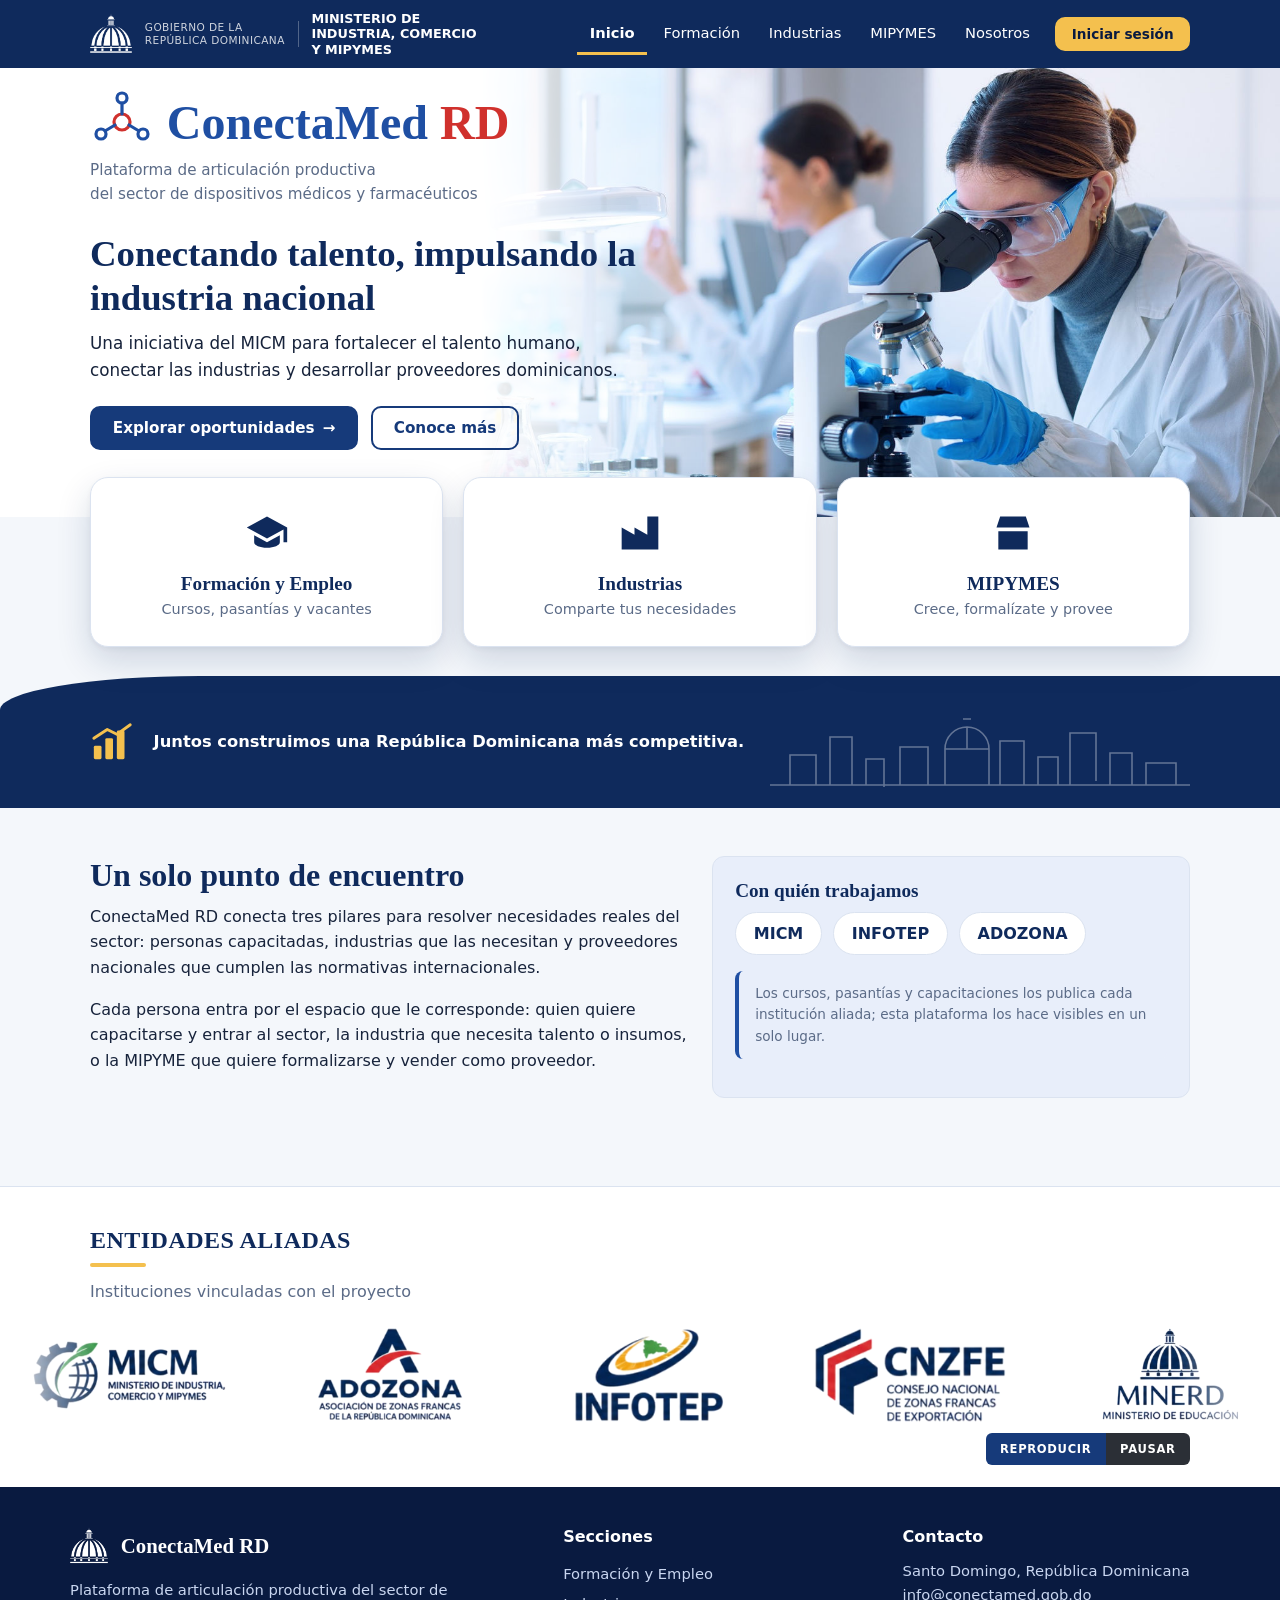
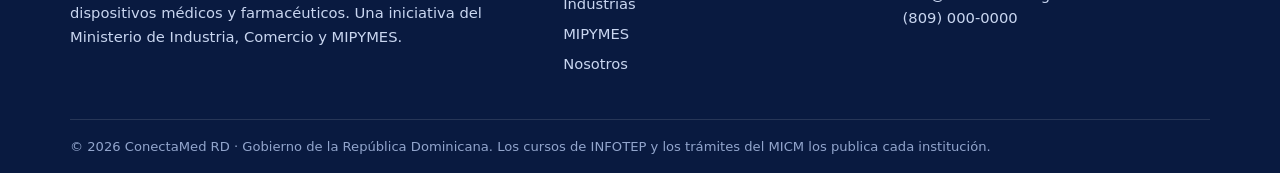
<file: index.html>
<!DOCTYPE html>
<html lang="es">
<head>
  <meta charset="utf-8">
  <meta name="viewport" content="width=device-width, initial-scale=1">
  <title>Inicio | ConectaMed RD</title>
  <meta name="description" content="Plataforma de articulación productiva del sector de dispositivos médicos y farmacéuticos de la República Dominicana.">
  <link rel="icon" href="assets/img/favicon.svg" type="image/svg+xml">
  <link rel="stylesheet" href="assets/css/styles.css">
</head>
<body data-page="inicio">
  <a class="skip" href="#contenido">Saltar al contenido</a>
  <div data-include="components/navbar.html"></div>

  <main id="contenido">

    <section class="hero">
      <div class="container hero-inner">
        <div class="hero-logo"><img src="assets/img/logo-conectamed.svg" alt=""><span>ConectaMed <b>RD</b></span></div>
        <p class="hero-sub">Plataforma de articulación productiva<br>del sector de dispositivos médicos y farmacéuticos</p>
        <h1>Conectando talento, impulsando la industria nacional</h1>
        <p class="lead">Una iniciativa del MICM para fortalecer el talento humano, conectar las industrias y desarrollar proveedores dominicanos.</p>
        <div class="hero-actions">
          <a class="btn btn--arrow" href="formacion.html">Explorar oportunidades</a>
          <a class="btn btn--outline" href="nosotros.html">Conoce más</a>
        </div>
      </div>
    </section>

    <section class="container pillars">
      <div class="grid grid-3">
        <a class="card pillar" href="formacion.html"><div class="icon"><svg viewBox="0 0 24 24" fill="currentColor" aria-hidden="true"><path d="M12 3L1 9l11 6 9-4.9V17h2V9zM5 13.2V17c0 1.7 3.1 3 7 3s7-1.3 7-3v-3.8l-7 3.8z"/></svg></div><h3>Formación y Empleo</h3><p>Cursos, pasantías y vacantes</p></a>
        <a class="card pillar" href="industrias.html"><div class="icon"><svg viewBox="0 0 24 24" fill="currentColor" aria-hidden="true"><path d="M2 21V9l7 4V9l7 4V3h6v18z"/></svg></div><h3>Industrias</h3><p>Comparte tus necesidades</p></a>
        <a class="card pillar" href="mipymes.html"><div class="icon"><svg viewBox="0 0 24 24" fill="currentColor" aria-hidden="true"><path d="M3 9l2-6h14l2 6zM4 11h16v10H4zM10 15h4v6h-4z"/></svg></div><h3>MIPYMES</h3><p>Crece, formalízate y provee</p></a>
      </div>
    </section>

    <section class="band-full">
      <div class="container band-inner">
        <svg class="band-icon" viewBox="0 0 48 40" aria-hidden="true"><g fill="currentColor"><rect x="4" y="24" width="8" height="14" rx="1.5"/><rect x="16" y="16" width="8" height="22" rx="1.5"/><rect x="28" y="8" width="8" height="30" rx="1.5"/></g><path d="M4 16l14-9 10 5 14-10" fill="none" stroke="currentColor" stroke-width="3" stroke-linecap="round" stroke-linejoin="round"/></svg>
        <p>Juntos construimos una República Dominicana más competitiva.</p>
        <svg class="skyline" viewBox="0 0 420 90" fill="none" stroke="currentColor" stroke-width="1.6" aria-hidden="true"><path d="M0 88h420M20 88V58h26v30M60 88V40h22v48M96 88V62h18v28M130 88V50h28v38M175 88V52M175 52a22 22 0 0144 0v36M175 52h44M197 30v22M193 22h8M230 88V44h24v44M268 88V60h20v28M300 88V36h26v48M340 88V56h22v32M376 88V66h30v22"/></svg>
      </div>
    </section>

    <section class="section">
      <div class="container split">
        <div>
          <h2>Un solo punto de encuentro</h2>
          <p>ConectaMed RD conecta tres pilares para resolver necesidades reales del sector: personas capacitadas, industrias que las necesitan y proveedores nacionales que cumplen las normativas internacionales.</p>
          <p>Cada persona entra por el espacio que le corresponde: quien quiere capacitarse y entrar al sector, la industria que necesita talento o insumos, o la MIPYME que quiere formalizarse y vender como proveedor.</p>
        </div>
        <div class="card card--soft">
          <h3>Con quién trabajamos</h3>
          <div class="allies"><span class="ally">MICM</span><span class="ally">INFOTEP</span><span class="ally">ADOZONA</span></div>
          <p class="note" style="margin-top:1rem">Los cursos, pasantías y capacitaciones los publica cada institución aliada; esta plataforma los hace visibles en un solo lugar.</p>
        </div>
      </div>
    </section>
  </main>

  <!-- ENTIDADES ALIADAS · carrusel. Para agregar o quitar un logo, edita los <li>; el JS duplica la lista para el movimiento continuo -->
  <section class="allies-strip" aria-labelledby="aliados-titulo">
    <div class="container">
      <h2 class="allies-title" id="aliados-titulo">Entidades aliadas</h2>
      <p class="allies-sub">Instituciones vinculadas con el proyecto</p>
    </div>
    <div class="carousel" data-carousel role="group" aria-roledescription="carrusel" aria-label="Logos de entidades aliadas">
      <ul class="carousel-track">
        <li><img src="assets/img/aliados/micm.png" alt="MICM, Ministerio de Industria, Comercio y MIPYMES" loading="lazy"></li>
        <li><img src="assets/img/aliados/adozona.png" alt="ADOZONA, Asociación Dominicana de Zonas Francas" loading="lazy"></li>
        <li><img src="assets/img/aliados/infotep.png" alt="INFOTEP" loading="lazy"></li>
        <li><img src="assets/img/aliados/cnzfe.png" alt="CNZFE, Consejo Nacional de Zonas Francas de Exportación" loading="lazy"></li>
        <li><img src="assets/img/aliados/minerd.png" alt="MINERD, Ministerio de Educación" loading="lazy"></li>
        <li><img src="assets/img/aliados/mescyt.png" alt="MESCYT, Ministerio de Educación Superior, Ciencia y Tecnología" loading="lazy"></li>
        <li><img src="assets/img/aliados/cluster-dispositivos-medicos.png" alt="Clúster de Dispositivos Médicos de la República Dominicana" loading="lazy"></li>
      </ul>
    </div>
    <div class="container carousel-controls">
      <button type="button" class="ctl" data-carousel-play aria-pressed="false">Reproducir</button>
      <button type="button" class="ctl" data-carousel-pause aria-pressed="false">Pausar</button>
    </div>
  </section>

  <div data-include="components/footer.html"></div>
  <script src="assets/js/main.js" defer></script>
</body>
</html>
</file>
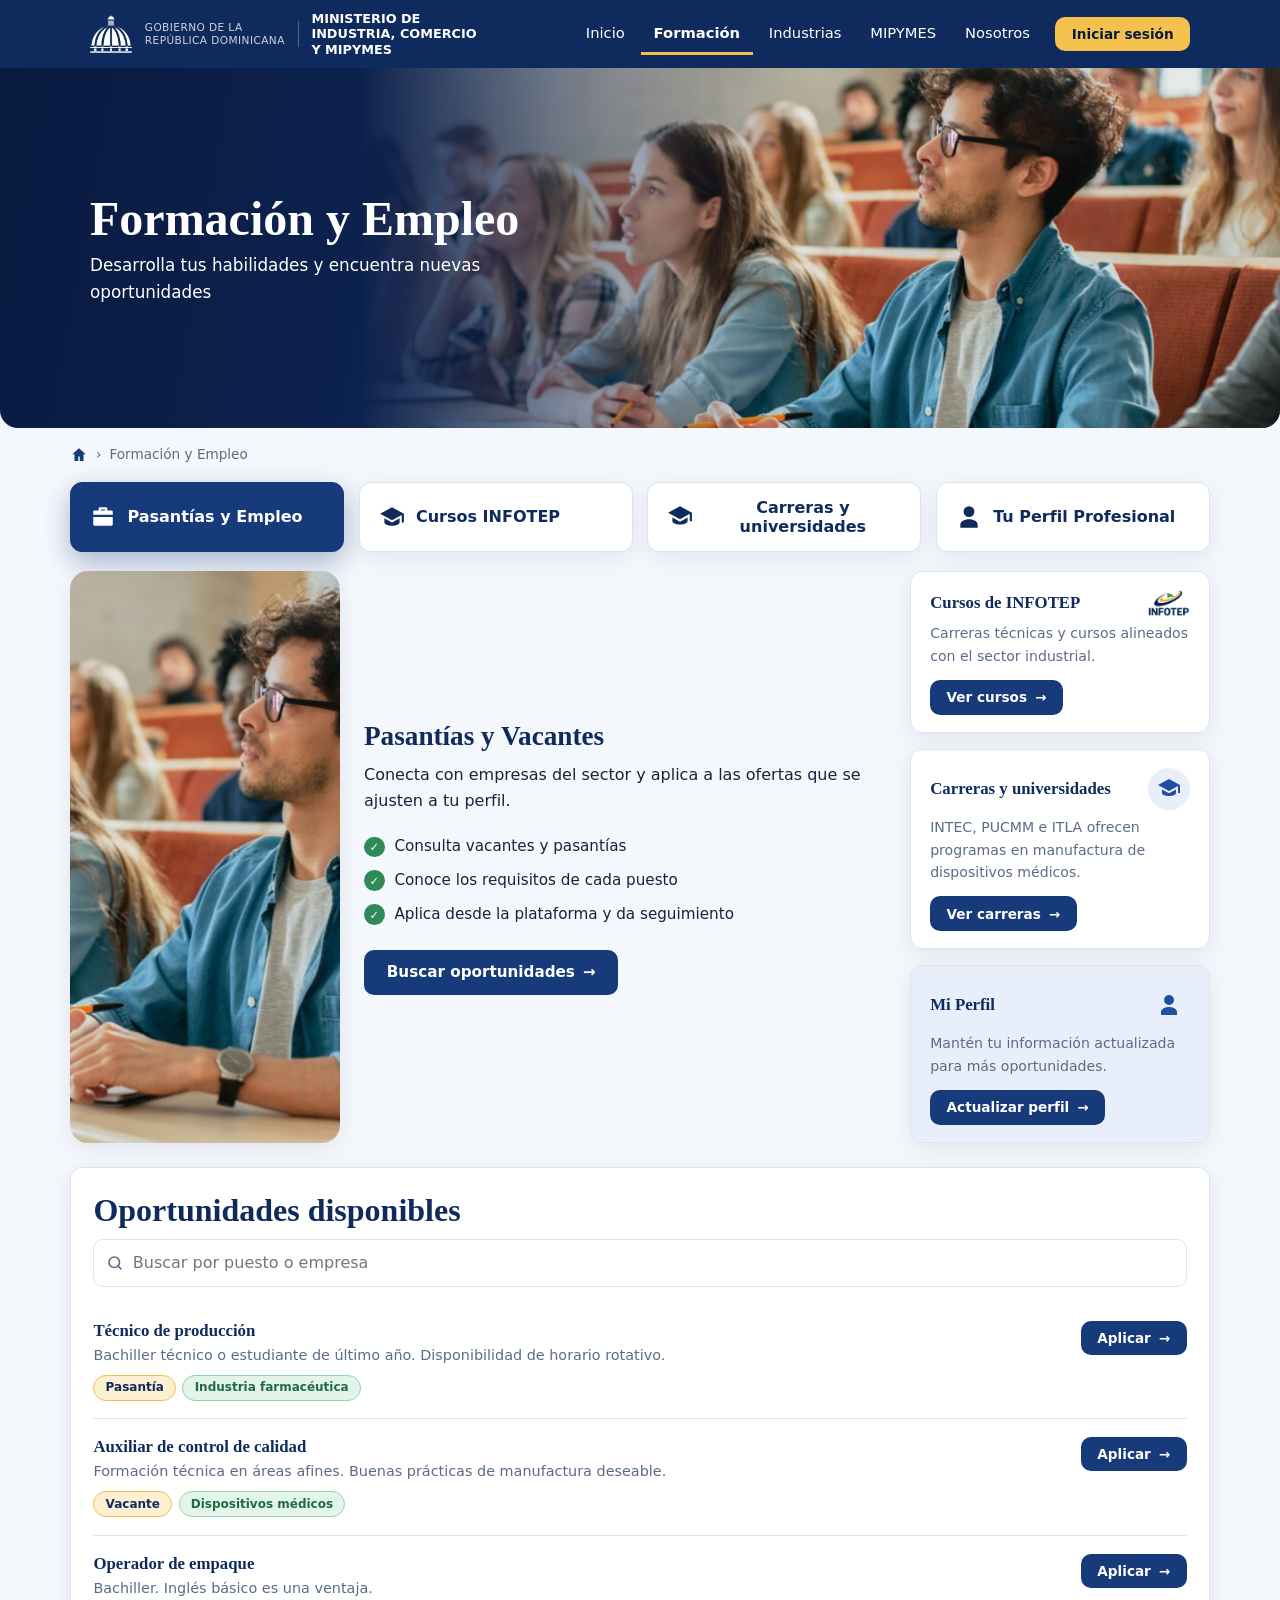
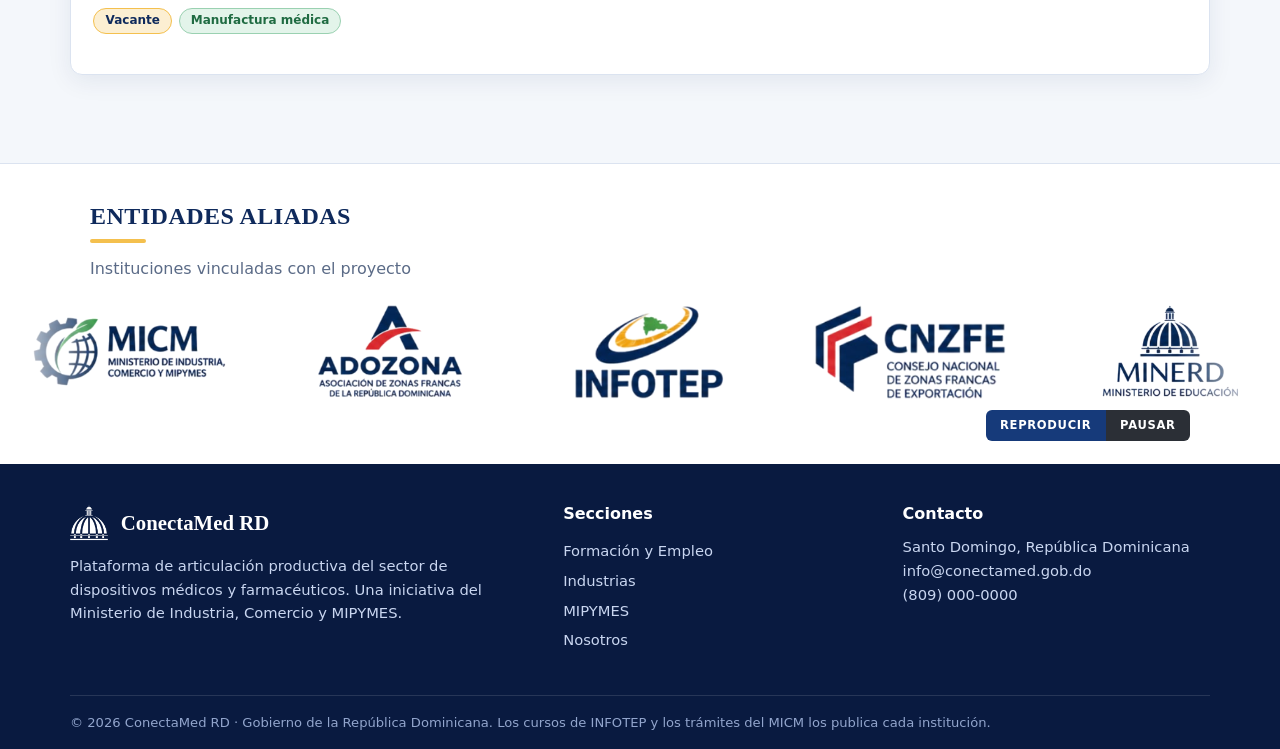
<file: formacion.html>
<!DOCTYPE html>
<html lang="es">
<head>
  <meta charset="utf-8">
  <meta name="viewport" content="width=device-width, initial-scale=1">
  <title>Formación y Empleo | ConectaMed RD</title>
  <meta name="description" content="Pasantías, vacantes, cursos de INFOTEP y carreras de INTEC, PUCMM e ITLA orientadas al sector de dispositivos médicos.">
  <link rel="icon" href="assets/img/favicon.svg" type="image/svg+xml">
  <link rel="stylesheet" href="assets/css/styles.css">
</head>
<body data-page="formacion">
  <a class="skip" href="#contenido">Saltar al contenido</a>
  <div data-include="components/navbar.html"></div>

  <main id="contenido">
    <section class="page-hero page-hero--formacion">
      <div class="container"><h1>Formación y Empleo</h1><p>Desarrolla tus habilidades y encuentra nuevas oportunidades</p></div>
    </section>
    <nav class="container breadcrumb" aria-label="Ruta"><a class="crumb-home" href="index.html" aria-label="Inicio"><svg viewBox="0 0 24 24" fill="currentColor" aria-hidden="true"><path d="M12 3l9 8h-3v9h-5v-6h-2v6H6v-9H3z"/></svg></a><span>Formación y Empleo</span></nav>

    <section class="container section" style="padding-top:0" data-tabs>
      <div class="tabs tabs--cards" role="tablist">
        <button class="tab" role="tab" data-tab="pasantias" aria-selected="true"><svg viewBox="0 0 24 24" fill="currentColor" aria-hidden="true"><path d="M9 3h6a1 1 0 011 1v2h4a1 1 0 011 1v12a1 1 0 01-1 1H4a1 1 0 01-1-1V7a1 1 0 011-1h4V4a1 1 0 011-1zm1 2v1h4V5zM3 12h18v-2H3z"/></svg><span>Pasantías y Empleo</span></button>
        <button class="tab" role="tab" data-tab="cursos" aria-selected="false"><svg viewBox="0 0 24 24" fill="currentColor" aria-hidden="true"><path d="M12 3L1 9l11 6 9-4.9V17h2V9zM5 13.2V17c0 1.7 3.1 3 7 3s7-1.3 7-3v-3.8l-7 3.8z"/></svg><span>Cursos INFOTEP</span></button>
        <button class="tab" role="tab" data-tab="carreras" aria-selected="false"><svg viewBox="0 0 24 24" fill="currentColor" aria-hidden="true"><path d="M12 2L1 8l11 6 9-5v7h2V8zM5 12.5V16c0 1.7 3.1 3 7 3s7-1.3 7-3v-3.5l-7 3.8z"/></svg><span>Carreras y universidades</span></button>
        <button class="tab" role="tab" data-tab="perfil" aria-selected="false"><svg viewBox="0 0 24 24" fill="currentColor" aria-hidden="true"><path d="M12 12a5 5 0 100-10 5 5 0 000 10zm0 2c-4.4 0-8 2.2-8 5v3h16v-3c0-2.8-3.6-5-8-5z"/></svg><span>Tu Perfil Profesional</span></button>
      </div>

      <div class="tab-panel is-active" data-panel="pasantias">
        <div class="feature">
          <figure class="media"><img src="assets/img/hero-formacion.jpg" alt="Estudiantes atentos en una clase" loading="lazy"></figure>
          <div class="feature-main">
            <h2>Pasantías y Vacantes</h2>
            <p>Conecta con empresas del sector y aplica a las ofertas que se ajusten a tu perfil.</p>
            <ul class="check-list"><li>Consulta vacantes y pasantías</li><li>Conoce los requisitos de cada puesto</li><li>Aplica desde la plataforma y da seguimiento</li></ul>
            <a class="btn btn--arrow" href="#vacantes">Buscar oportunidades</a>
          </div>
          <div class="side-stack">
            <div class="card side-card">
              <div class="side-head"><h3>Cursos de INFOTEP</h3><img class="side-logo" src="assets/img/aliados/infotep.png" alt="INFOTEP"></div>
              <p>Carreras técnicas y cursos alineados con el sector industrial.</p>
              <button class="btn btn--sm btn--arrow" type="button" data-goto-tab="cursos">Ver cursos</button>
            </div>
            <div class="card side-card">
              <div class="side-head"><h3>Carreras y universidades</h3><span class="avatar"><svg viewBox="0 0 24 24" fill="currentColor" aria-hidden="true"><path d="M12 2L1 8l11 6 9-5v7h2V8zM5 12.5V16c0 1.7 3.1 3 7 3s7-1.3 7-3v-3.5l-7 3.8z"/></svg></span></div>
              <p>INTEC, PUCMM e ITLA ofrecen programas en manufactura de dispositivos médicos.</p>
              <button class="btn btn--sm btn--arrow" type="button" data-goto-tab="carreras">Ver carreras</button>
            </div>
            <div class="card side-card card--soft">
              <div class="side-head"><h3>Mi Perfil</h3><span class="avatar"><svg viewBox="0 0 24 24" fill="currentColor" aria-hidden="true"><path d="M12 12a5 5 0 100-10 5 5 0 000 10zm0 2c-4.4 0-8 2.2-8 5v3h16v-3c0-2.8-3.6-5-8-5z"/></svg></span></div>
              <p>Mantén tu información actualizada para más oportunidades.</p>
              <button class="btn btn--sm btn--arrow" type="button" data-goto-tab="perfil">Actualizar perfil</button>
            </div>
          </div>
        </div>
        <div class="card" id="vacantes" style="margin-top:1.5rem">
          <h2>Oportunidades disponibles</h2>
          <div class="search"><label class="sr-only" for="buscar">Buscar oportunidades</label><svg viewBox="0 0 24 24" fill="none" stroke="currentColor" stroke-width="2.2" stroke-linecap="round" aria-hidden="true"><circle cx="11" cy="11" r="7"/><path d="M20 20l-4-4"/></svg><input id="buscar" type="search" placeholder="Buscar por puesto o empresa" data-filter="#lista-vacantes"></div>
          <div id="lista-vacantes">
          <div class="offer" data-item>
            <div><h3>Técnico de producción</h3><p>Bachiller técnico o estudiante de último año. Disponibilidad de horario rotativo.</p><div class="meta"><span class="badge">Pasantía</span><span class="badge badge--ok">Industria farmacéutica</span></div></div>
            <a class="btn btn--sm btn--arrow" href="login.html">Aplicar</a>
          </div>
          <div class="offer" data-item>
            <div><h3>Auxiliar de control de calidad</h3><p>Formación técnica en áreas afines. Buenas prácticas de manufactura deseable.</p><div class="meta"><span class="badge">Vacante</span><span class="badge badge--ok">Dispositivos médicos</span></div></div>
            <a class="btn btn--sm btn--arrow" href="login.html">Aplicar</a>
          </div>
          <div class="offer" data-item>
            <div><h3>Operador de empaque</h3><p>Bachiller. Inglés básico es una ventaja.</p><div class="meta"><span class="badge">Vacante</span><span class="badge badge--ok">Manufactura médica</span></div></div>
            <a class="btn btn--sm btn--arrow" href="login.html">Aplicar</a>
          </div>
          </div>
        </div>
      </div>

      <div class="tab-panel" data-panel="cursos">
        <div class="card">
          <div class="side-head"><div><h2>Cursos y carreras técnicas de INFOTEP</h2><p style="margin:0">Programas relacionados con manufactura, automatización, electrónica y mantenimiento industrial.</p></div><img class="side-logo side-logo--lg" src="assets/img/aliados/infotep.png" alt="INFOTEP"></div>
          <div class="course-grid">
            <article class="course">
              <h3>Técnico en mecatrónica y automatización industrial</h3>
              <div class="meta"><span class="badge">685 horas</span><span class="badge badge--ok">Carrera técnica</span></div>
              <p>Área: Automatización</p>
            </article>
            <article class="course">
              <h3>Técnico en mecánica industrial</h3>
              <div class="meta"><span class="badge">910 horas</span><span class="badge badge--ok">Carrera técnica</span></div>
              <p>Área: Mecánica industrial</p>
            </article>
            <article class="course">
              <h3>Electrónica de mantenimiento industrial</h3>
              <div class="meta"><span class="badge">338 horas</span><span class="badge badge--ok">Curso técnico</span></div>
              <p>Área: Electrónica</p>
            </article>
            <article class="course">
              <h3>Instalación de sistemas electrónicos de control</h3>
              <div class="meta"><span class="badge">260 horas</span><span class="badge badge--ok">Curso técnico</span></div>
              <p>Área: Automatización</p>
            </article>
            <article class="course">
              <h3>Mecanización industrial con herramientas básicas y manuales</h3>
              <div class="meta"><span class="badge">300 horas</span><span class="badge badge--ok">Curso técnico</span></div>
              <p>Área: Metalmecánica</p>
            </article>
            <article class="course">
              <h3>Mecánica de mantenimiento básico industrial</h3>
              <div class="meta"><span class="badge">170 horas</span><span class="badge badge--ok">Curso técnico</span></div>
              <p>Área: Mantenimiento</p>
            </article>
            <article class="course">
              <h3>Montaje de circuitos electrónicos básicos</h3>
              <div class="meta"><span class="badge">290 horas</span><span class="badge badge--ok">Curso técnico</span></div>
              <p>Área: Electrónica</p>
            </article>
            <article class="course">
              <h3>Operación y programación de máquinas de control numérico</h3>
              <div class="meta"><span class="badge">CNC</span><span class="badge badge--ok">Metalmecánica y manufactura</span></div>
              <p>Área: Manufactura</p>
            </article>
            <article class="course">
              <h3>Técnico en mecanización industrial con torno y fresadora</h3>
              <div class="meta"><span class="badge">Torno y fresadora</span><span class="badge badge--ok">Metalmecánica y manufactura</span></div>
              <p>Área: Manufactura</p>
            </article>
            <article class="course">
              <h3>Técnico en automatización y robótica industrial</h3>
              <div class="meta"><span class="badge">Robótica</span><span class="badge badge--ok">Electrónica y robótica</span></div>
              <p>Área: Automatización</p>
            </article>
          </div>
          <h3 style="margin-top:1.8rem">Programas con el sector de zonas francas</h3>
          <div class="grid grid-2">
            <article class="card card--soft prog"><h3>Programa INFOTEP–Zonas Francas</h3><p>Capacitación para trabajadores de empresas de zonas francas, desarrollada en alianza con ADOZONA.</p></article>
            <article class="card card--soft prog"><h3>Programa Lean 100</h3><p>Formación en Lean Manufacturing para trabajadores de zonas francas, con 160 horas prácticas de implementación en la empresa.</p></article>
          </div>
          <div class="inst-actions" style="margin-top:1.4rem"><a class="btn btn--arrow" href="https://infotep.gob.do/ofertas-2026/of-direccion-regional-metropolitana/" target="_blank" rel="noopener">Ver oferta formativa en INFOTEP</a></div>
          <p class="note" style="margin-top:1rem">La oferta, los horarios y los centros varían por regional y por período. Confirma disponibilidad en INFOTEP antes de inscribirte.</p>
        </div>
      </div>

      <div class="tab-panel" data-panel="carreras">
        <div class="section-title"><h2>Carreras y programas del sector</h2><p>Programas de educación superior orientados a la manufactura de dispositivos médicos en la República Dominicana.</p></div>
        <div class="grid grid-3 inst-grid">
            <article class="card inst">
              <header class="inst-head">
                <div class="inst-plate"><img class="inst-logo" src="assets/img/instituciones/intec.png" data-fallback="https://www.intec.edu.do/images/logos/logo-intec-nuevo.png" data-name="INTEC" alt="Logo de INTEC" loading="lazy"></div>
                <div><h3>INTEC</h3><p>Instituto Tecnológico de Santo Domingo</p></div>
              </header>
              <h4 class="inst-program">Manufactura de dispositivos médicos</h4>
              <div class="meta"><span class="badge">Grado · Ingeniería</span><span class="badge badge--ok">Requiere 160 créditos aprobados</span></div>
              <p>Forma profesionales que elevan la competitividad de las empresas nacionales y multinacionales del sector, con base en regulación, calidad y mejora continua.</p>
              <h5>Asignaturas del programa</h5>
              <ul class="check-list"><li>IIN303 · Estándares y Regulaciones para la Industria de Dispositivos Médicos y Farmacéuticos</li><li>IIN311 · Validación en la Manufactura de Dispositivos Médicos</li><li>INI380 · Pensamiento Esbelto</li></ul>
              <p class="inst-note">Aplica a estudiantes de Ingeniería Industrial, Ingeniería Biomédica, Ingeniería Mecatrónica y Diseño Industrial.</p>
              <div class="inst-actions"><a class="btn btn--sm btn--arrow" href="https://www.intec.edu.do/component/zoo/item/manufactura-de-dispositivos-medicos?Itemid=101" target="_blank" rel="noopener">Ver programa</a><a class="btn btn--sm btn--outline" href="https://admisiones.intec.edu.do/" target="_blank" rel="noopener">Admisiones</a><a class="btn btn--sm btn--outline" href="https://ep.intec.edu.do/" target="_blank" rel="noopener">Educación Permanente</a></div>
            </article>
            <article class="card inst">
              <header class="inst-head">
                <div class="inst-plate"><img class="inst-logo" src="assets/img/instituciones/pucmm.png" data-fallback="https://stem.pucmm.edu.do/wp-content/uploads/2025/02/Marca-PUCMM-Color-230x76.png" data-name="PUCMM" alt="Logo de PUCMM" loading="lazy"></div>
                <div><h3>PUCMM</h3><p>Pontificia Universidad Católica Madre y Maestra</p></div>
              </header>
              <h4 class="inst-program">Técnico Superior en Manufactura de Dispositivos Médicos</h4>
              <div class="meta"><span class="badge">Técnico Superior</span><span class="badge badge--ok">Carreras STEM</span></div>
              <p>Formación técnica en procesos de manufactura, metrología, normas y regulaciones propias de la industria de dispositivos médicos.</p>
              <h5>Asignaturas del programa</h5>
              <ul class="check-list"><li>Fundamentos de Dispositivos Médicos</li><li>Procesos de Manufactura de Dispositivos Médicos I</li><li>Metrología Aplicada a los Dispositivos Médicos</li><li>Normas y Regulaciones para la Manufactura de Dispositivos Médicos</li><li>Proceso de Moldeo por Inyección</li></ul>
              <p class="inst-note">Confirma en la PUCMM el campus y el calendario en que se ofrece (Santiago, Santo Domingo o Puerto Plata).</p>
              <div class="inst-actions"><a class="btn btn--sm btn--arrow" href="https://stem.pucmm.edu.do/carreras/tecnico-superior-en-manufactura-de-dispositivos-medicos/" target="_blank" rel="noopener">Ver programa</a><a class="btn btn--sm btn--outline" href="https://tep.pucmm.edu.do/Documents/Programas_Tecnico_Superior/Pensum-Dispositivos-Medicos.pdf" target="_blank" rel="noopener">Plan de estudios (PDF)</a><a class="btn btn--sm btn--outline" href="https://pucmm.edu.do/admisiones" target="_blank" rel="noopener">Admisiones</a></div>
            </article>
            <article class="card inst">
              <header class="inst-head">
                <div class="inst-plate inst-plate--dark"><img class="inst-logo" src="assets/img/instituciones/itla.png" data-fallback="https://itla.edu.do/wp-content/uploads/2026/04/Logo-Itla-bLanco.png" data-name="ITLA" alt="Logo de ITLA" loading="lazy"></div>
                <div><h3>ITLA</h3><p>Instituto Tecnológico de Las Américas</p></div>
              </header>
              <h4 class="inst-program">Tecnólogo en Manufactura de Dispositivos Médicos</h4>
              <div class="meta"><span class="badge">2 años y 4 meses · 154 créditos</span><span class="badge badge--ok">Presencial · Recinto Caleta</span></div>
              <p>Prepara para puestos industriales y de manufactura en el sector: máquinas CNC, automatización de procesos, herramientas de calidad y lean manufacturing, con posibilidad de trabajar en entornos bilingües.</p>
              <h5>Asignaturas del programa</h5>
              <ul class="check-list"><li>Introducción a la Manufactura de Dispositivos Médicos</li><li>Procesos de Manufactura I y II</li><li>Manufactura de Dispositivos Médicos: Procesos, Equipos y Técnicas</li><li>Dispositivos Médicos, Biomateriales y Biocompatibilidad</li><li>Prototipado de Dispositivos Médicos con Impresión 3D</li><li>Diseño de Dispositivos Médicos y Proyecto Final</li></ul>
              <p class="inst-note">Campo ocupacional: programador CNC, supervisor de calidad, técnico de validación, técnico de automatización y especialista en manufactura.</p>
              <div class="inst-actions"><a class="btn btn--sm btn--arrow" href="https://itla.edu.do/tecnologo-de-manufactura-de-dispositivos-medicos/" target="_blank" rel="noopener">Ver programa</a><a class="btn btn--sm btn--outline" href="https://itla.edu.do/wp-content/uploads/2025/03/Plan-de-estudios-Manufactura-dispositivos-medicos.pdf" target="_blank" rel="noopener">Plan de estudios (PDF)</a><a class="btn btn--sm btn--outline" href="https://itla.edu.do/admisiones/" target="_blank" rel="noopener">Admisiones</a></div>
            </article>
        </div>
        <div class="card card--soft" style="margin-top:1.5rem">
          <h3>Otras opciones relacionadas</h3>
          <ul class="link-list">
            <li><a href="https://itla.edu.do/tecnologo-en-manufactura-automatizada/" target="_blank" rel="noopener">ITLA · Tecnólogo en Manufactura Automatizada <svg viewBox="0 0 24 24" fill="none" stroke="currentColor" stroke-width="2.2" stroke-linecap="round" stroke-linejoin="round" aria-hidden="true" width="14" height="14"><path d="M14 4h6v6M20 4l-9 9M18 14v5a1 1 0 01-1 1H5a1 1 0 01-1-1V7a1 1 0 011-1h5"/></svg></a></li>
            <li><a href="https://itla.edu.do/tecnologo-en-mecatronica/" target="_blank" rel="noopener">ITLA · Tecnólogo en Mecatrónica <svg viewBox="0 0 24 24" fill="none" stroke="currentColor" stroke-width="2.2" stroke-linecap="round" stroke-linejoin="round" aria-hidden="true" width="14" height="14"><path d="M14 4h6v6M20 4l-9 9M18 14v5a1 1 0 01-1 1H5a1 1 0 01-1-1V7a1 1 0 011-1h5"/></svg></a></li>
            <li><a href="https://itla.edu.do/tecnologo-en-diseno-industrial/" target="_blank" rel="noopener">ITLA · Tecnólogo en Diseño Industrial <svg viewBox="0 0 24 24" fill="none" stroke="currentColor" stroke-width="2.2" stroke-linecap="round" stroke-linejoin="round" aria-hidden="true" width="14" height="14"><path d="M14 4h6v6M20 4l-9 9M18 14v5a1 1 0 01-1 1H5a1 1 0 01-1-1V7a1 1 0 011-1h5"/></svg></a></li>
            <li><a href="https://www.intec.edu.do/en/oferta-academica/postgrado/ingenieria/item/especialidad-en-manufactura-de-dispositivos-medicos" target="_blank" rel="noopener">INTEC · Especialidad en Manufactura de Dispositivos Médicos (postgrado) <svg viewBox="0 0 24 24" fill="none" stroke="currentColor" stroke-width="2.2" stroke-linecap="round" stroke-linejoin="round" aria-hidden="true" width="14" height="14"><path d="M14 4h6v6M20 4l-9 9M18 14v5a1 1 0 01-1 1H5a1 1 0 01-1-1V7a1 1 0 011-1h5"/></svg></a></li>
          </ul>
        </div>
        <p class="note" style="margin-top:1rem">Información tomada de los sitios oficiales de cada institución en noviembre de 2026. Confirma requisitos, costos, campus y fechas de admisión directamente con cada una.</p>
      </div>

      <div class="tab-panel" data-panel="perfil">
        <div class="card" style="max-width:680px">
          <div class="side-head"><h2>Mi perfil</h2><span class="avatar avatar--lg"><svg viewBox="0 0 24 24" fill="currentColor" aria-hidden="true"><path d="M12 12a5 5 0 100-10 5 5 0 000 10zm0 2c-4.4 0-8 2.2-8 5v3h16v-3c0-2.8-3.6-5-8-5z"/></svg></span></div>
          <p>Mantén tu información actualizada para recibir más oportunidades.</p>
          <form id="profile-form">
            <div class="grid grid-2">
              <div class="field"><label for="nombre">Nombre completo</label><input id="nombre" name="nombre" autocomplete="name"></div>
              <div class="field"><label for="area">Área de interés</label><select id="area" name="area"><option>Producción</option><option>Control de calidad</option><option>Logística</option><option>Mantenimiento</option></select></div>
            </div>
            <div class="field"><label for="cursos">Cursos y capacitaciones</label><input id="cursos" name="cursos" placeholder="Ej.: Buenas prácticas de manufactura"></div>
            <div class="field"><label for="idiomas">Idiomas</label><input id="idiomas" name="idiomas" placeholder="Ej.: Español, inglés intermedio"></div>
            <button class="btn btn--arrow" type="submit">Actualizar perfil</button>
            <p class="form-msg" id="profile-msg" role="status"></p>
          </form>
        </div>
      </div>
    </section>
  </main>

  <!-- ENTIDADES ALIADAS · carrusel. Para agregar o quitar un logo, edita los <li>; el JS duplica la lista para el movimiento continuo -->
  <section class="allies-strip" aria-labelledby="aliados-titulo">
    <div class="container">
      <h2 class="allies-title" id="aliados-titulo">Entidades aliadas</h2>
      <p class="allies-sub">Instituciones vinculadas con el proyecto</p>
    </div>
    <div class="carousel" data-carousel role="group" aria-roledescription="carrusel" aria-label="Logos de entidades aliadas">
      <ul class="carousel-track">
        <li><img src="assets/img/aliados/micm.png" alt="MICM, Ministerio de Industria, Comercio y MIPYMES" loading="lazy"></li>
        <li><img src="assets/img/aliados/adozona.png" alt="ADOZONA, Asociación Dominicana de Zonas Francas" loading="lazy"></li>
        <li><img src="assets/img/aliados/infotep.png" alt="INFOTEP" loading="lazy"></li>
        <li><img src="assets/img/aliados/cnzfe.png" alt="CNZFE, Consejo Nacional de Zonas Francas de Exportación" loading="lazy"></li>
        <li><img src="assets/img/aliados/minerd.png" alt="MINERD, Ministerio de Educación" loading="lazy"></li>
        <li><img src="assets/img/aliados/mescyt.png" alt="MESCYT, Ministerio de Educación Superior, Ciencia y Tecnología" loading="lazy"></li>
        <li><img src="assets/img/aliados/cluster-dispositivos-medicos.png" alt="Clúster de Dispositivos Médicos de la República Dominicana" loading="lazy"></li>
      </ul>
    </div>
    <div class="container carousel-controls">
      <button type="button" class="ctl" data-carousel-play aria-pressed="false">Reproducir</button>
      <button type="button" class="ctl" data-carousel-pause aria-pressed="false">Pausar</button>
    </div>
  </section>
  <div data-include="components/footer.html"></div>
  <script src="assets/js/main.js" defer></script>
</body>
</html>
</file>
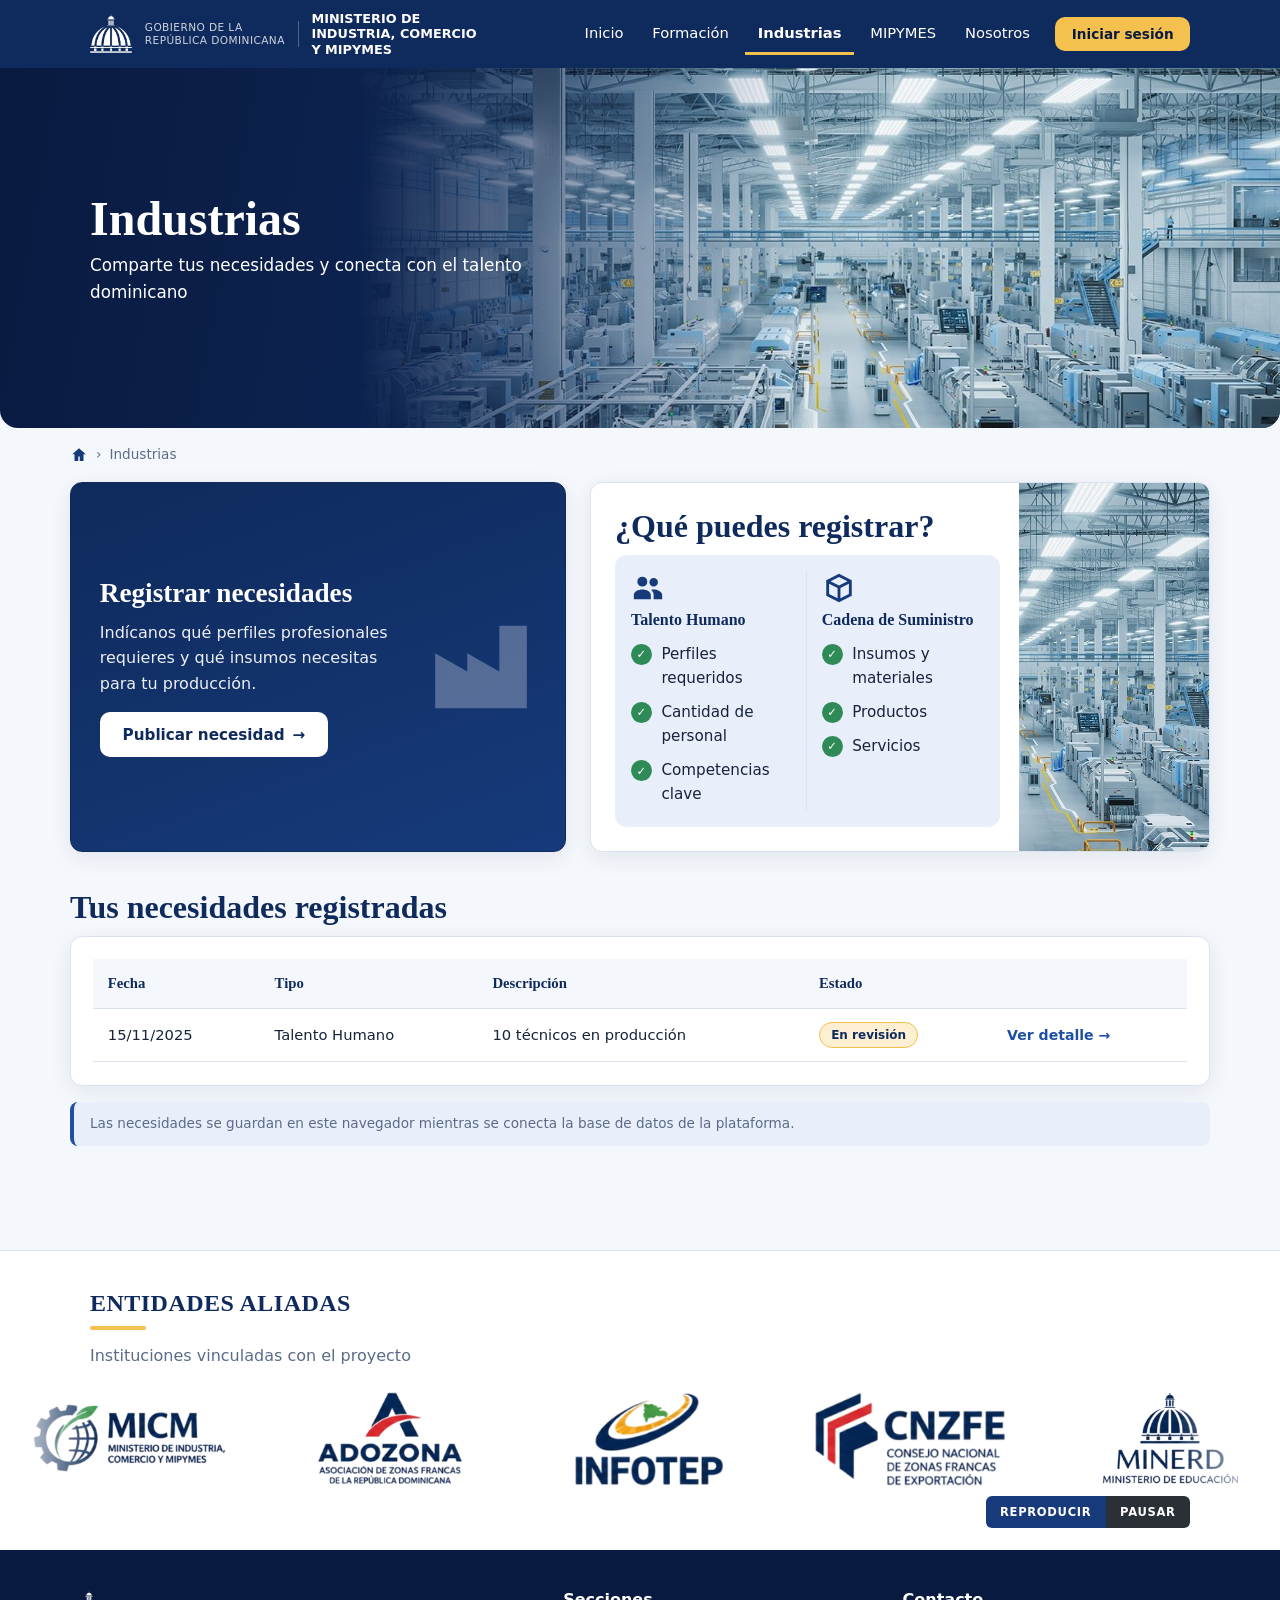
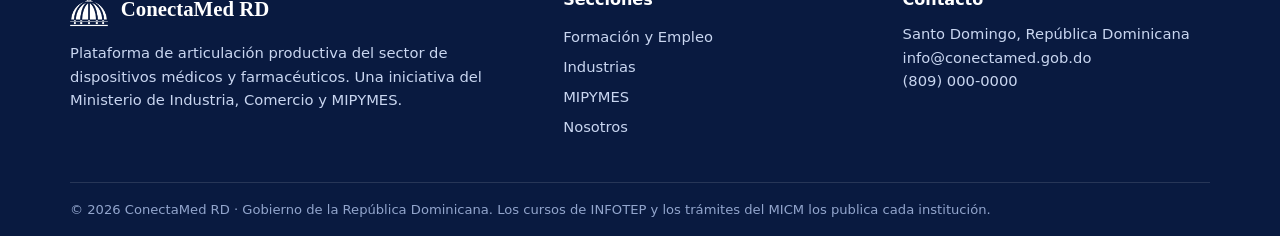
<file: industrias.html>
<!DOCTYPE html>
<html lang="es">
<head>
  <meta charset="utf-8">
  <meta name="viewport" content="width=device-width, initial-scale=1">
  <title>Industrias | ConectaMed RD</title>
  <meta name="description" content="Registra las necesidades de talento humano y de insumos de tu industria y conecta con el talento y los proveedores dominicanos.">
  <link rel="icon" href="assets/img/favicon.svg" type="image/svg+xml">
  <link rel="stylesheet" href="assets/css/styles.css">
</head>
<body data-page="industrias">
  <a class="skip" href="#contenido">Saltar al contenido</a>
  <div data-include="components/navbar.html"></div>

  <main id="contenido">
    <section class="page-hero page-hero--industrias">
      <div class="container"><h1>Industrias</h1><p>Comparte tus necesidades y conecta con el talento dominicano</p></div>
    </section>
    <nav class="container breadcrumb" aria-label="Ruta"><a class="crumb-home" href="index.html" aria-label="Inicio"><svg viewBox="0 0 24 24" fill="currentColor" aria-hidden="true"><path d="M12 3l9 8h-3v9h-5v-6h-2v6H6v-9H3z"/></svg></a><span>Industrias</span></nav>

    <section class="container section" style="padding-top:0">
      <div class="split-eq">
        <div class="card card--navy need-cta">
          <div>
            <h2>Registrar necesidades</h2>
            <p>Indícanos qué perfiles profesionales requieres y qué insumos necesitas para tu producción.</p>
            <button class="btn btn--white btn--arrow" type="button" id="open-needs">Publicar necesidad</button>
          </div>
          <span class="need-art"><svg viewBox="0 0 24 24" fill="currentColor" aria-hidden="true"><path d="M2 21V9l7 4V9l7 4V3h6v18z"/></svg></span>
        </div>
        <div class="card register">
          <div class="register-body">
            <h2>¿Qué puedes registrar?</h2>
            <div class="register-cols">
              <div><span class="mini-icon"><svg viewBox="0 0 24 24" fill="currentColor" aria-hidden="true"><path d="M8 11a3.5 3.5 0 100-7 3.5 3.5 0 000 7zm8 0a3 3 0 100-6 3 3 0 000 6zM8 13c-3 0-6 1.5-6 4v3h12v-3c0-2.5-3-4-6-4zm8 0c-.6 0-1.2.1-1.8.2 1.2 1 1.8 2.3 1.8 3.8v3h6v-3c0-2.2-2.7-4-6-4z"/></svg></span><h3>Talento Humano</h3><ul class="check-list"><li>Perfiles requeridos</li><li>Cantidad de personal</li><li>Competencias clave</li></ul></div>
              <div><span class="mini-icon"><svg viewBox="0 0 24 24" fill="currentColor" aria-hidden="true"><path d="M12 2l9 4.5v11L12 22l-9-4.5v-11zM12 4.3L6 7.3l6 3 6-3zM5 9v7.3l6 3V12zm14 0l-6 3v7.3l6-3z"/></svg></span><h3>Cadena de Suministro</h3><ul class="check-list"><li>Insumos y materiales</li><li>Productos</li><li>Servicios</li></ul></div>
            </div>
          </div>
          <figure class="register-photo"><img src="assets/img/hero-industrias.jpg" alt="Planta de producción" loading="lazy"></figure>
        </div>
      </div>

      <h2 style="margin-top:2.2rem">Tus necesidades registradas</h2>
      <div class="card table-wrap">
        <table>
          <thead><tr><th>Fecha</th><th>Tipo</th><th>Descripción</th><th>Estado</th><th></th></tr></thead>
          <tbody id="needs-body"></tbody>
        </table>
      </div>
      <p class="note" style="margin-top:1rem">Las necesidades se guardan en este navegador mientras se conecta la base de datos de la plataforma.</p>
    </section>

    <dialog class="dialog" id="needs-dialog" aria-labelledby="dlg-title">
      <form id="needs-form" method="dialog">
        <h2 id="dlg-title">Publicar necesidad</h2>
        <p>Cuéntanos qué necesita tu industria.</p>
        <div class="field"><label for="tipo">Tipo de necesidad</label>
          <select id="tipo" name="tipo"><option>Talento Humano</option><option>Cadena de Suministro</option></select></div>
        <div class="field"><label for="desc">Descripción</label>
          <input id="desc" name="desc" placeholder="Ej.: 10 técnicos en producción, o cartón para empacar"></div>
        <div class="field"><label for="req">Requisitos o capacitación</label>
          <input id="req" name="req" placeholder="Ej.: debe hablar inglés, o bolsitas de 10 x 15 cm"></div>
        <p class="form-msg" id="needs-msg" role="status"></p>
        <div class="dialog-actions"><button class="btn btn--outline" type="button" id="cancel-needs">Cancelar</button><button class="btn btn--arrow" type="submit">Publicar necesidad</button></div>
      </form>
    </dialog>
  </main>

  <!-- ENTIDADES ALIADAS · carrusel. Para agregar o quitar un logo, edita los <li>; el JS duplica la lista para el movimiento continuo -->
  <section class="allies-strip" aria-labelledby="aliados-titulo">
    <div class="container">
      <h2 class="allies-title" id="aliados-titulo">Entidades aliadas</h2>
      <p class="allies-sub">Instituciones vinculadas con el proyecto</p>
    </div>
    <div class="carousel" data-carousel role="group" aria-roledescription="carrusel" aria-label="Logos de entidades aliadas">
      <ul class="carousel-track">
        <li><img src="assets/img/aliados/micm.png" alt="MICM, Ministerio de Industria, Comercio y MIPYMES" loading="lazy"></li>
        <li><img src="assets/img/aliados/adozona.png" alt="ADOZONA, Asociación Dominicana de Zonas Francas" loading="lazy"></li>
        <li><img src="assets/img/aliados/infotep.png" alt="INFOTEP" loading="lazy"></li>
        <li><img src="assets/img/aliados/cnzfe.png" alt="CNZFE, Consejo Nacional de Zonas Francas de Exportación" loading="lazy"></li>
        <li><img src="assets/img/aliados/minerd.png" alt="MINERD, Ministerio de Educación" loading="lazy"></li>
        <li><img src="assets/img/aliados/mescyt.png" alt="MESCYT, Ministerio de Educación Superior, Ciencia y Tecnología" loading="lazy"></li>
        <li><img src="assets/img/aliados/cluster-dispositivos-medicos.png" alt="Clúster de Dispositivos Médicos de la República Dominicana" loading="lazy"></li>
      </ul>
    </div>
    <div class="container carousel-controls">
      <button type="button" class="ctl" data-carousel-play aria-pressed="false">Reproducir</button>
      <button type="button" class="ctl" data-carousel-pause aria-pressed="false">Pausar</button>
    </div>
  </section>
  <div data-include="components/footer.html"></div>
  <script src="assets/js/main.js" defer></script>
</body>
</html>
</file>
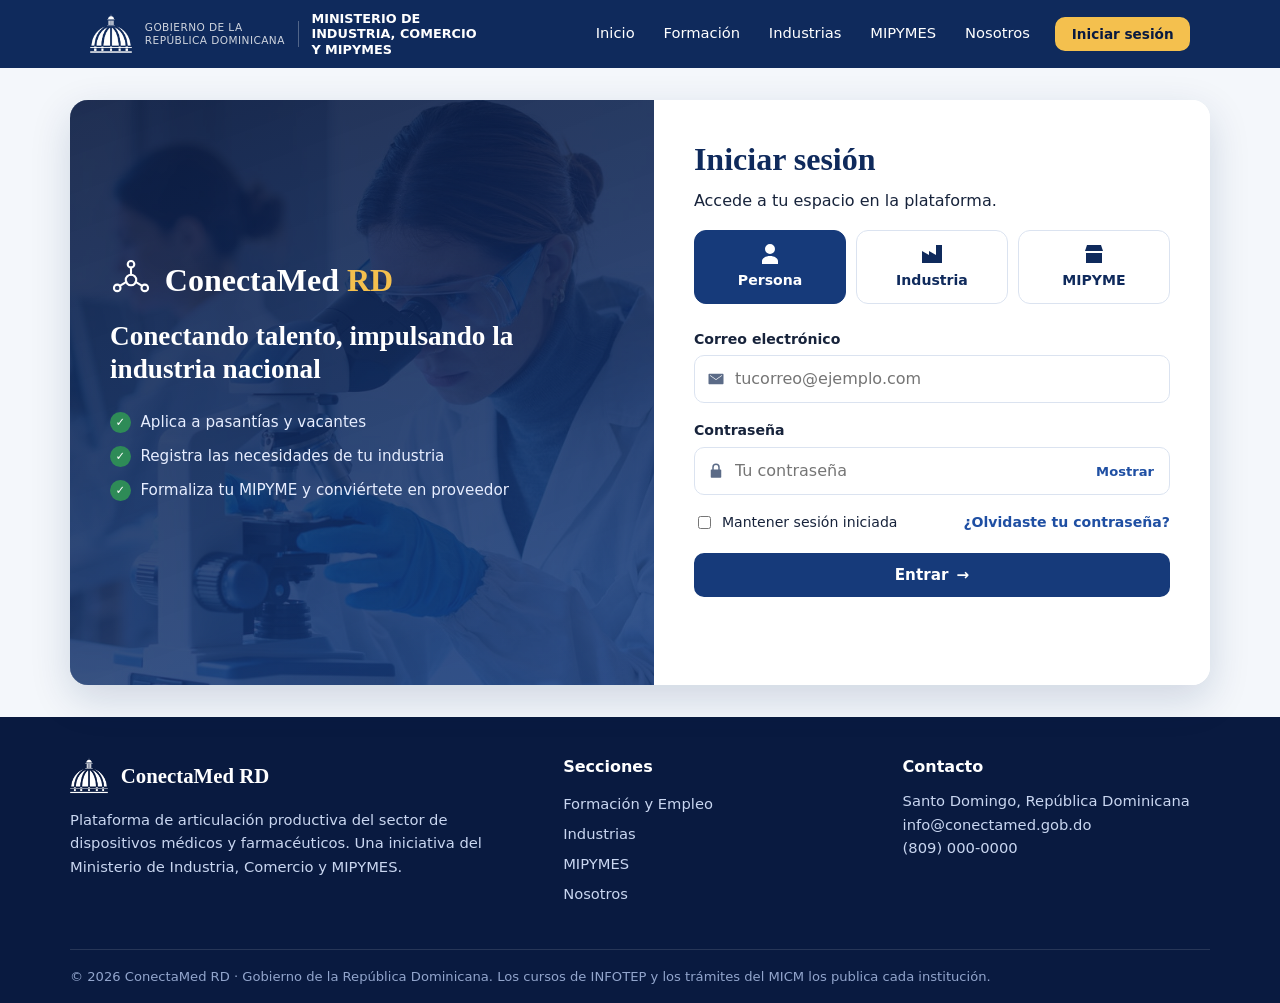
<file: login.html>
<!DOCTYPE html>
<html lang="es">
<head>
  <meta charset="utf-8">
  <meta name="viewport" content="width=device-width, initial-scale=1">
  <title>Iniciar sesión | ConectaMed RD</title>
  <meta name="description" content="Accede a tu cuenta de ConectaMed RD.">
  <link rel="icon" href="assets/img/favicon.svg" type="image/svg+xml">
  <link rel="stylesheet" href="assets/css/styles.css">
</head>
<body data-page="login">
  <a class="skip" href="#contenido">Saltar al contenido</a>
  <div data-include="components/navbar.html"></div>

  <main id="contenido">

    <section class="container login-grid">
      <aside class="login-aside">
        <div class="login-aside-inner">
          <div class="hero-logo hero-logo--sm"><img src="assets/img/logo-conectamed.svg" alt=""><span>ConectaMed <b>RD</b></span></div>
          <h2>Conectando talento, impulsando la industria nacional</h2>
          <ul class="check-list check-list--light">
            <li>Aplica a pasantías y vacantes</li>
            <li>Registra las necesidades de tu industria</li>
            <li>Formaliza tu MIPYME y conviértete en proveedor</li>
          </ul>
        </div>
      </aside>
      <div class="card login-card">
        <h1>Iniciar sesión</h1>
        <p>Accede a tu espacio en la plataforma.</p>
        <form id="login-form" novalidate>
          <fieldset class="roles"><legend class="sr-only">Tipo de cuenta</legend>
            <label class="role"><input type="radio" name="rol" value="persona" checked><span><svg viewBox="0 0 24 24" fill="currentColor" aria-hidden="true"><path d="M12 12a5 5 0 100-10 5 5 0 000 10zm0 2c-4.4 0-8 2.2-8 5v3h16v-3c0-2.8-3.6-5-8-5z"/></svg>Persona</span></label>
            <label class="role"><input type="radio" name="rol" value="industria"><span><svg viewBox="0 0 24 24" fill="currentColor" aria-hidden="true"><path d="M2 21V9l7 4V9l7 4V3h6v18z"/></svg>Industria</span></label>
            <label class="role"><input type="radio" name="rol" value="mipyme"><span><svg viewBox="0 0 24 24" fill="currentColor" aria-hidden="true"><path d="M3 9l2-6h14l2 6zM4 11h16v10H4zM10 15h4v6h-4z"/></svg>MIPYME</span></label>
          </fieldset>
          <div class="field"><label for="correo">Correo electrónico</label>
            <div class="input-icon"><svg viewBox="0 0 24 24" fill="currentColor" aria-hidden="true"><path d="M3 5h18a1 1 0 011 1v12a1 1 0 01-1 1H3a1 1 0 01-1-1V6a1 1 0 011-1zm9 7.2L4.5 7H4v.6l8 5.6 8-5.6V7h-.5z"/></svg><input id="correo" type="email" autocomplete="email" placeholder="tucorreo@ejemplo.com" required></div></div>
          <div class="field"><label for="clave">Contraseña</label>
            <div class="input-icon"><svg viewBox="0 0 24 24" fill="currentColor" aria-hidden="true"><path d="M7 10V7a5 5 0 0110 0v3h1a1 1 0 011 1v9a1 1 0 01-1 1H6a1 1 0 01-1-1v-9a1 1 0 011-1zm2 0h6V7a3 3 0 00-6 0z"/></svg><input id="clave" type="password" autocomplete="current-password" placeholder="Tu contraseña" required>
            <button class="pw-toggle" type="button" data-toggle-pw aria-label="Mostrar contraseña">Mostrar</button></div></div>
          <div class="login-row"><label class="check"><input type="checkbox"> Mantener sesión iniciada</label><button class="link-btn" type="button" id="forgot">¿Olvidaste tu contraseña?</button></div>
          <button class="btn btn--block btn--arrow" type="submit">Entrar</button>
          <p class="form-msg" id="login-msg" role="status"></p>
        </form>
      </div>
    </section>
  </main>

  <div data-include="components/footer.html"></div>
  <script src="assets/js/main.js" defer></script>
</body>
</html>
</file>
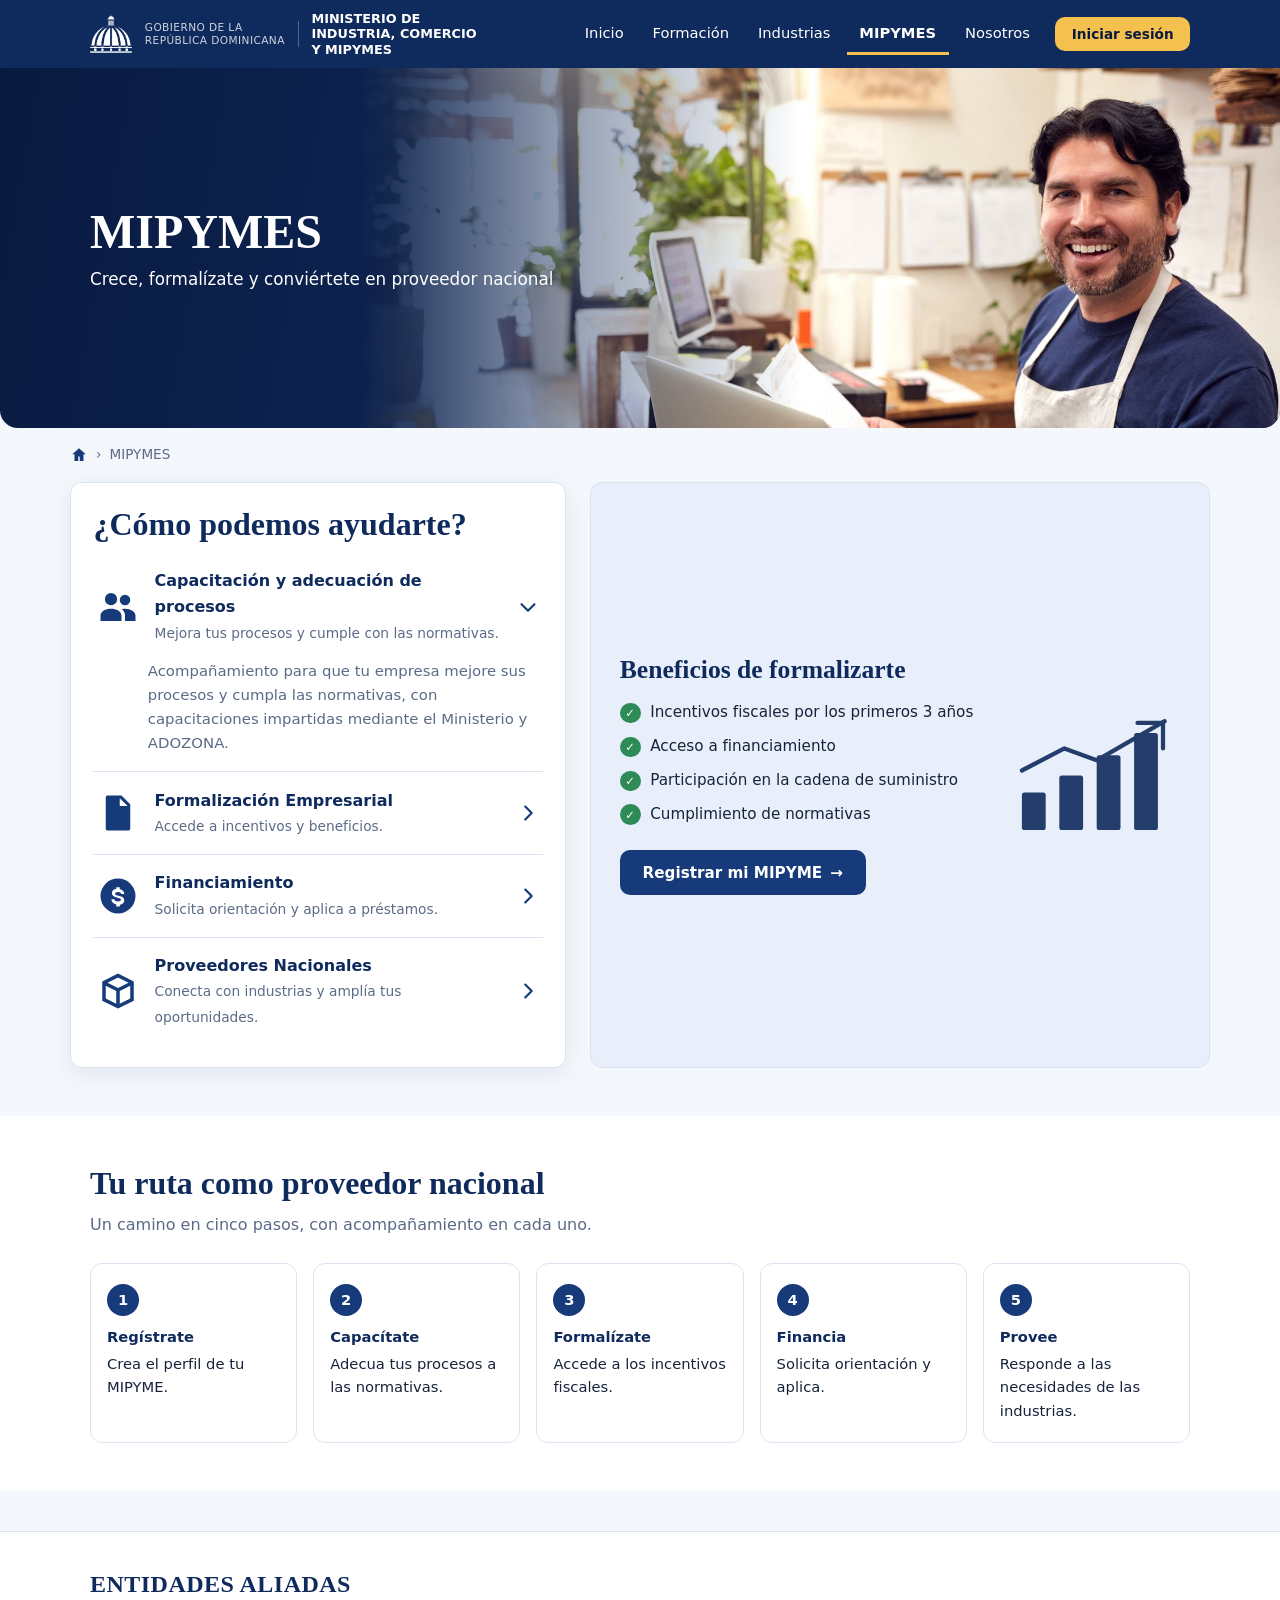
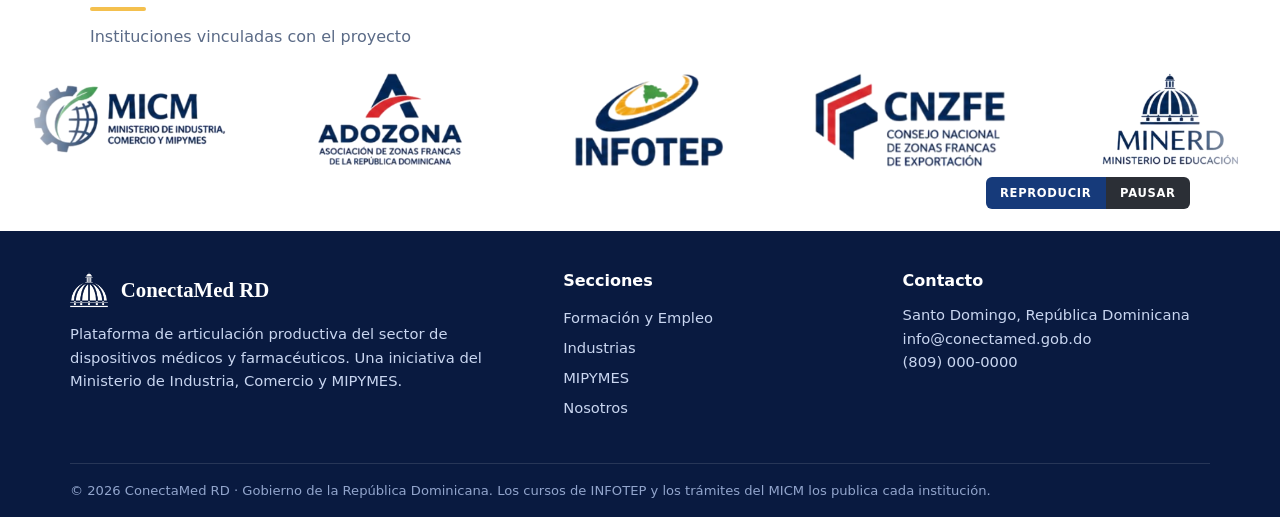
<file: mipymes.html>
<!DOCTYPE html>
<html lang="es">
<head>
  <meta charset="utf-8">
  <meta name="viewport" content="width=device-width, initial-scale=1">
  <title>MIPYMES | ConectaMed RD</title>
  <meta name="description" content="Formalización, adecuación de procesos, normativas, incentivos fiscales, financiamiento y oportunidades como proveedores nacionales.">
  <link rel="icon" href="assets/img/favicon.svg" type="image/svg+xml">
  <link rel="stylesheet" href="assets/css/styles.css">
</head>
<body data-page="mipymes">
  <a class="skip" href="#contenido">Saltar al contenido</a>
  <div data-include="components/navbar.html"></div>

  <main id="contenido">
    <section class="page-hero page-hero--mipymes">
      <div class="container"><h1>MIPYMES</h1><p>Crece, formalízate y conviértete en proveedor nacional</p></div>
    </section>
    <nav class="container breadcrumb" aria-label="Ruta"><a class="crumb-home" href="index.html" aria-label="Inicio"><svg viewBox="0 0 24 24" fill="currentColor" aria-hidden="true"><path d="M12 3l9 8h-3v9h-5v-6h-2v6H6v-9H3z"/></svg></a><span>MIPYMES</span></nav>

    <section class="container section" style="padding-top:0">
      <div class="split-eq">
        <div class="card">
          <h2>¿Cómo podemos ayudarte?</h2>
          <div class="rows">
            <details class="row" open>
              <summary><span class="row-icon"><svg viewBox="0 0 24 24" fill="currentColor" aria-hidden="true"><path d="M8 11a3.5 3.5 0 100-7 3.5 3.5 0 000 7zm8 0a3 3 0 100-6 3 3 0 000 6zM8 13c-3 0-6 1.5-6 4v3h12v-3c0-2.5-3-4-6-4zm8 0c-.6 0-1.2.1-1.8.2 1.2 1 1.8 2.3 1.8 3.8v3h6v-3c0-2.2-2.7-4-6-4z"/></svg></span><span class="row-text"><b>Capacitación y adecuación de procesos</b><small>Mejora tus procesos y cumple con las normativas.</small></span><span class="row-chev"><svg viewBox="0 0 24 24" fill="none" stroke="currentColor" stroke-width="2.4" stroke-linecap="round" stroke-linejoin="round" aria-hidden="true"><path d="M9 5l7 7-7 7"/></svg></span></summary>
              <div class="row-body">Acompañamiento para que tu empresa mejore sus procesos y cumpla las normativas, con capacitaciones impartidas mediante el Ministerio y ADOZONA.</div>
            </details>
            <details class="row">
              <summary><span class="row-icon"><svg viewBox="0 0 24 24" fill="currentColor" aria-hidden="true"><path d="M6 2h8l5 5v14a1 1 0 01-1 1H6a1 1 0 01-1-1V3a1 1 0 011-1zm7 1.5V8h4.5zM8 12h8v1.6H8zm0 3.4h8V17H8z"/></svg></span><span class="row-text"><b>Formalización Empresarial</b><small>Accede a incentivos y beneficios.</small></span><span class="row-chev"><svg viewBox="0 0 24 24" fill="none" stroke="currentColor" stroke-width="2.4" stroke-linecap="round" stroke-linejoin="round" aria-hidden="true"><path d="M9 5l7 7-7 7"/></svg></span></summary>
              <div class="row-body">Orientación para formalizar tu negocio y acceder a los incentivos y beneficios disponibles.</div>
            </details>
            <details class="row">
              <summary><span class="row-icon"><svg viewBox="0 0 24 24" fill="currentColor" aria-hidden="true"><path d="M12 2a10 10 0 100 20 10 10 0 000-20zm1 5v1.2c1.6.3 2.6 1.3 2.6 2.7h-1.8c0-.7-.7-1.2-1.8-1.2s-1.6.4-1.6 1c0 .6.6.9 2 1.2 2 .4 3.2 1.1 3.2 2.7 0 1.3-1 2.2-2.6 2.5V18H11v-1.2c-1.7-.3-2.8-1.4-2.8-2.9H10c0 .8.8 1.3 1.9 1.3s1.8-.4 1.8-1c0-.6-.6-.9-2-1.2-2-.4-3.2-1.2-3.2-2.7 0-1.2 1-2.1 2.5-2.4V7z"/></svg></span><span class="row-text"><b>Financiamiento</b><small>Solicita orientación y aplica a préstamos.</small></span><span class="row-chev"><svg viewBox="0 0 24 24" fill="none" stroke="currentColor" stroke-width="2.4" stroke-linecap="round" stroke-linejoin="round" aria-hidden="true"><path d="M9 5l7 7-7 7"/></svg></span></summary>
              <div class="row-body">Conoce las opciones, recibe orientación y aplica a financiamiento a través de la plataforma.</div>
            </details>
            <details class="row">
              <summary><span class="row-icon"><svg viewBox="0 0 24 24" fill="currentColor" aria-hidden="true"><path d="M12 2l9 4.5v11L12 22l-9-4.5v-11zM12 4.3L6 7.3l6 3 6-3zM5 9v7.3l6 3V12zm14 0l-6 3v7.3l6-3z"/></svg></span><span class="row-text"><b>Proveedores Nacionales</b><small>Conecta con industrias y amplía tus oportunidades.</small></span><span class="row-chev"><svg viewBox="0 0 24 24" fill="none" stroke="currentColor" stroke-width="2.4" stroke-linecap="round" stroke-linejoin="round" aria-hidden="true"><path d="M9 5l7 7-7 7"/></svg></span></summary>
              <div class="row-body">Conecta con las industrias que registran sus necesidades de insumos, productos y servicios y amplía tus oportunidades de venta.</div>
            </details>
          </div>
        </div>
        <div class="card card--soft benefits">
          <div>
            <h2>Beneficios de formalizarte</h2>
            <ul class="check-list"><li>Incentivos fiscales por los primeros 3 años</li><li>Acceso a financiamiento</li><li>Participación en la cadena de suministro</li><li>Cumplimiento de normativas</li></ul>
            <a class="btn btn--arrow" href="login.html">Registrar mi MIPYME</a>
          </div>
          <svg class="chart-art" viewBox="0 0 200 150" aria-hidden="true"><g fill="currentColor"><rect x="14" y="96" width="28" height="44" rx="3"/><rect x="58" y="76" width="28" height="64" rx="3"/><rect x="102" y="52" width="28" height="88" rx="3"/><rect x="146" y="26" width="28" height="114" rx="3"/></g><path d="M14 70l50-26 38 14 80-46" fill="none" stroke="currentColor" stroke-width="5" stroke-linecap="round" stroke-linejoin="round"/><path d="M150 14h30v30" fill="none" stroke="currentColor" stroke-width="5" stroke-linecap="round" stroke-linejoin="round"/></svg>
        </div>
      </div>
    </section>

    <section class="section section--white">
      <div class="container">
        <div class="section-title"><h2>Tu ruta como proveedor nacional</h2><p>Un camino en cinco pasos, con acompañamiento en cada uno.</p></div>
        <ol class="steps">
          <li><strong>Regístrate</strong>Crea el perfil de tu MIPYME.</li>
          <li><strong>Capacítate</strong>Adecua tus procesos a las normativas.</li>
          <li><strong>Formalízate</strong>Accede a los incentivos fiscales.</li>
          <li><strong>Financia</strong>Solicita orientación y aplica.</li>
          <li><strong>Provee</strong>Responde a las necesidades de las industrias.</li>
        </ol>
      </div>
    </section>
  </main>

  <!-- ENTIDADES ALIADAS · carrusel. Para agregar o quitar un logo, edita los <li>; el JS duplica la lista para el movimiento continuo -->
  <section class="allies-strip" aria-labelledby="aliados-titulo">
    <div class="container">
      <h2 class="allies-title" id="aliados-titulo">Entidades aliadas</h2>
      <p class="allies-sub">Instituciones vinculadas con el proyecto</p>
    </div>
    <div class="carousel" data-carousel role="group" aria-roledescription="carrusel" aria-label="Logos de entidades aliadas">
      <ul class="carousel-track">
        <li><img src="assets/img/aliados/micm.png" alt="MICM, Ministerio de Industria, Comercio y MIPYMES" loading="lazy"></li>
        <li><img src="assets/img/aliados/adozona.png" alt="ADOZONA, Asociación Dominicana de Zonas Francas" loading="lazy"></li>
        <li><img src="assets/img/aliados/infotep.png" alt="INFOTEP" loading="lazy"></li>
        <li><img src="assets/img/aliados/cnzfe.png" alt="CNZFE, Consejo Nacional de Zonas Francas de Exportación" loading="lazy"></li>
        <li><img src="assets/img/aliados/minerd.png" alt="MINERD, Ministerio de Educación" loading="lazy"></li>
        <li><img src="assets/img/aliados/mescyt.png" alt="MESCYT, Ministerio de Educación Superior, Ciencia y Tecnología" loading="lazy"></li>
        <li><img src="assets/img/aliados/cluster-dispositivos-medicos.png" alt="Clúster de Dispositivos Médicos de la República Dominicana" loading="lazy"></li>
      </ul>
    </div>
    <div class="container carousel-controls">
      <button type="button" class="ctl" data-carousel-play aria-pressed="false">Reproducir</button>
      <button type="button" class="ctl" data-carousel-pause aria-pressed="false">Pausar</button>
    </div>
  </section>
  <div data-include="components/footer.html"></div>
  <script src="assets/js/main.js" defer></script>
</body>
</html>
</file>
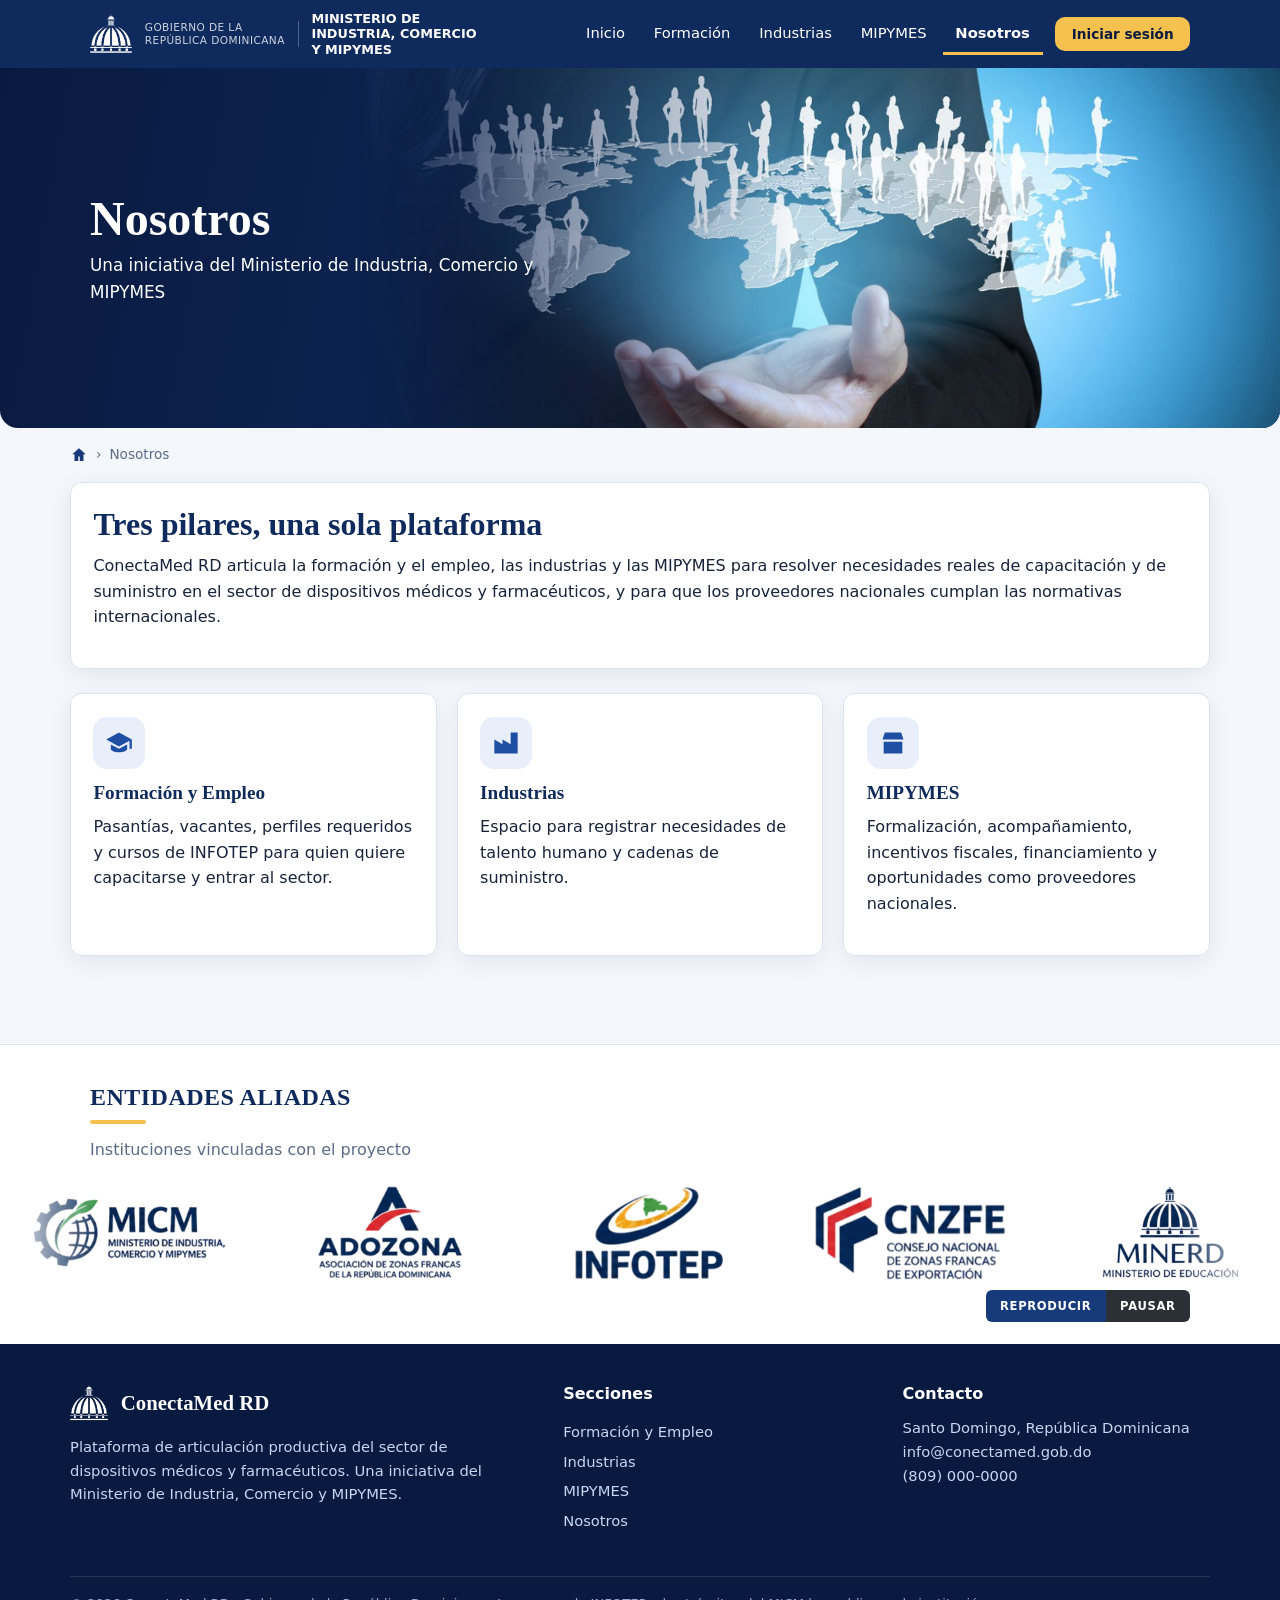
<file: nosotros.html>
<!DOCTYPE html>
<html lang="es">
<head>
  <meta charset="utf-8">
  <meta name="viewport" content="width=device-width, initial-scale=1">
  <title>Nosotros | ConectaMed RD</title>
  <meta name="description" content="ConectaMed RD es una iniciativa del Ministerio de Industria, Comercio y MIPYMES para conectar formación, industrias y MIPYMES.">
  <link rel="icon" href="assets/img/favicon.svg" type="image/svg+xml">
  <link rel="stylesheet" href="assets/css/styles.css">
</head>
<body data-page="nosotros">
  <a class="skip" href="#contenido">Saltar al contenido</a>
  <div data-include="components/navbar.html"></div>

  <main id="contenido">
    <section class="page-hero page-hero--nosotros">
      <div class="container"><h1>Nosotros</h1><p>Una iniciativa del Ministerio de Industria, Comercio y MIPYMES</p></div>
    </section>
    <nav class="container breadcrumb" aria-label="Ruta"><a class="crumb-home" href="index.html" aria-label="Inicio"><svg viewBox="0 0 24 24" fill="currentColor" aria-hidden="true"><path d="M12 3l9 8h-3v9h-5v-6h-2v6H6v-9H3z"/></svg></a><span>Nosotros</span></nav>

    <section class="container section" style="padding-top:0">
      <div class="card" style="margin-bottom:1.5rem">
        <h2>Tres pilares, una sola plataforma</h2>
        <p>ConectaMed RD articula la formación y el empleo, las industrias y las MIPYMES para resolver necesidades reales de capacitación y de suministro en el sector de dispositivos médicos y farmacéuticos, y para que los proveedores nacionales cumplan las normativas internacionales.</p>
      </div>
      <div class="grid grid-3">
        <div class="card"><div class="icon"><svg viewBox="0 0 24 24" fill="currentColor" aria-hidden="true"><path d="M12 3L1 9l11 6 9-4.9V17h2V9zM5 13.2V17c0 1.7 3.1 3 7 3s7-1.3 7-3v-3.8l-7 3.8z"/></svg></div><h3>Formación y Empleo</h3><p>Pasantías, vacantes, perfiles requeridos y cursos de INFOTEP para quien quiere capacitarse y entrar al sector.</p></div>
        <div class="card"><div class="icon"><svg viewBox="0 0 24 24" fill="currentColor" aria-hidden="true"><path d="M2 21V9l7 4V9l7 4V3h6v18z"/></svg></div><h3>Industrias</h3><p>Espacio para registrar necesidades de talento humano y cadenas de suministro.</p></div>
        <div class="card"><div class="icon"><svg viewBox="0 0 24 24" fill="currentColor" aria-hidden="true"><path d="M3 9l2-6h14l2 6zM4 11h16v10H4zM10 15h4v6h-4z"/></svg></div><h3>MIPYMES</h3><p>Formalización, acompañamiento, incentivos fiscales, financiamiento y oportunidades como proveedores nacionales.</p></div>
      </div>
    </section>
  </main>

  <!-- ENTIDADES ALIADAS · carrusel. Para agregar o quitar un logo, edita los <li>; el JS duplica la lista para el movimiento continuo -->
  <section class="allies-strip" aria-labelledby="aliados-titulo">
    <div class="container">
      <h2 class="allies-title" id="aliados-titulo">Entidades aliadas</h2>
      <p class="allies-sub">Instituciones vinculadas con el proyecto</p>
    </div>
    <div class="carousel" data-carousel role="group" aria-roledescription="carrusel" aria-label="Logos de entidades aliadas">
      <ul class="carousel-track">
        <li><img src="assets/img/aliados/micm.png" alt="MICM, Ministerio de Industria, Comercio y MIPYMES" loading="lazy"></li>
        <li><img src="assets/img/aliados/adozona.png" alt="ADOZONA, Asociación Dominicana de Zonas Francas" loading="lazy"></li>
        <li><img src="assets/img/aliados/infotep.png" alt="INFOTEP" loading="lazy"></li>
        <li><img src="assets/img/aliados/cnzfe.png" alt="CNZFE, Consejo Nacional de Zonas Francas de Exportación" loading="lazy"></li>
        <li><img src="assets/img/aliados/minerd.png" alt="MINERD, Ministerio de Educación" loading="lazy"></li>
        <li><img src="assets/img/aliados/mescyt.png" alt="MESCYT, Ministerio de Educación Superior, Ciencia y Tecnología" loading="lazy"></li>
        <li><img src="assets/img/aliados/cluster-dispositivos-medicos.png" alt="Clúster de Dispositivos Médicos de la República Dominicana" loading="lazy"></li>
      </ul>
    </div>
    <div class="container carousel-controls">
      <button type="button" class="ctl" data-carousel-play aria-pressed="false">Reproducir</button>
      <button type="button" class="ctl" data-carousel-pause aria-pressed="false">Pausar</button>
    </div>
  </section>
  <div data-include="components/footer.html"></div>
  <script src="assets/js/main.js" defer></script>
</body>
</html>
</file>
<file: assets/css/styles.css>
/* ==========================================================
   ConectaMed RD · Hoja de estilos principal
   Secciones: 1 Variables · 2 Base · 3 Layout · 4 Componentes
              5 Navbar · 6 Footer · 7 Páginas · 8 Responsive
   ========================================================== */

/* 1. VARIABLES ------------------------------------------- */
:root{
  --navy-900:#091a40; --navy-800:#0f2a5c; --navy-700:#163a7a; --blue:#1f4fa3; --blue-soft:#e8eefa;
  --gold:#f4c04e; --gold-dark:#d9a22a; --red:#d0312d; --ok:#2e8b57;
  --bg:#f4f7fb; --white:#fff; --ink:#17233b; --muted:#5b6b87; --line:#dbe3f0;
  --radius:12px; --radius-lg:18px;
  --shadow:0 6px 24px rgba(15,42,92,.08); --shadow-lg:0 14px 40px rgba(15,42,92,.16);
  --font-title:Georgia,"Times New Roman",serif;
  --font-body:"Segoe UI",system-ui,-apple-system,Roboto,Arial,sans-serif;
  --max:1140px;
}

/* 2. BASE ------------------------------------------------ */
*,*::before,*::after{box-sizing:border-box}
html{scroll-behavior:smooth}
body{margin:0;background:var(--bg);color:var(--ink);font:16px/1.6 var(--font-body);-webkit-font-smoothing:antialiased}
img{max-width:100%;display:block}
h1,h2,h3,h4{font-family:var(--font-title);color:var(--navy-800);line-height:1.2;margin:0 0 .6rem}
h1{font-size:clamp(2rem,4.5vw,3rem)} h2{font-size:clamp(1.5rem,3vw,2rem)} h3{font-size:1.2rem}
p{margin:0 0 1rem} a{color:var(--blue)}
:focus-visible{outline:3px solid var(--gold);outline-offset:2px}
.sr-only{position:absolute;width:1px;height:1px;overflow:hidden;clip:rect(0 0 0 0);white-space:nowrap}
.skip{position:absolute;left:-999px;top:0;background:var(--gold);color:var(--navy-900);padding:.6rem 1rem;z-index:100}
.skip:focus{left:0}

/* 3. LAYOUT ---------------------------------------------- */
.container{width:100%;max-width:var(--max);margin:0 auto;padding:0 1.25rem}
.section{padding:3rem 0}
.section--white{background:var(--white)}
.section-title{margin-bottom:1.6rem}
.section-title p{color:var(--muted);max-width:60ch}
.grid{display:grid;gap:1.25rem}
.grid-2{grid-template-columns:repeat(2,1fr)} .grid-3{grid-template-columns:repeat(3,1fr)} .grid-4{grid-template-columns:repeat(4,1fr)}
.split{display:grid;grid-template-columns:1.25fr 1fr;gap:1.5rem;align-items:start}

/* 4. COMPONENTES ----------------------------------------- */
.btn{display:inline-flex;align-items:center;gap:.5rem;font:600 .95rem var(--font-body);text-decoration:none;cursor:pointer;
  background:var(--navy-700);color:#fff;border:2px solid var(--navy-700);border-radius:10px;padding:.7rem 1.3rem;transition:.2s}
.btn:hover{background:var(--navy-800);border-color:var(--navy-800);transform:translateY(-1px)}
.btn--outline{background:transparent;color:var(--navy-700)} .btn--outline:hover{background:var(--navy-700);color:#fff}
.btn--gold{background:var(--gold);border-color:var(--gold);color:var(--navy-900)} .btn--gold:hover{background:var(--gold-dark);border-color:var(--gold-dark)}
.btn--sm{padding:.45rem .9rem;font-size:.85rem} .btn--block{width:100%;justify-content:center}
.card{background:var(--white);border:1px solid var(--line);border-radius:var(--radius);padding:1.4rem;box-shadow:var(--shadow)}
.card--navy{background:linear-gradient(160deg,var(--navy-800),var(--navy-700));border-color:var(--navy-800);color:#fff}
.card--navy h2,.card--navy h3{color:#fff}
.card--soft{background:var(--blue-soft);box-shadow:none}
.icon{width:52px;height:52px;border-radius:14px;background:var(--blue-soft);color:var(--blue);display:grid;place-items:center;margin-bottom:.8rem}
.icon svg{width:28px;height:28px}
.badge{display:inline-block;font-size:.75rem;font-weight:600;padding:.15rem .7rem;border-radius:99px;background:rgba(244,192,78,.25);border:1px solid var(--gold);color:var(--navy-800)}
.badge--ok{background:#e3f4ea;border-color:#9ad1b1;color:#1f6b42}
.check-list{list-style:none;margin:.5rem 0 1.2rem;padding:0}
.check-list li{position:relative;padding:.3rem 0 .3rem 1.9rem;font-size:.95rem}
.check-list li::before{content:"✓";position:absolute;left:0;top:.45rem;width:1.3rem;height:1.3rem;border-radius:50%;background:var(--ok);color:#fff;font-size:.72rem;display:grid;place-items:center}
.breadcrumb{font-size:.85rem;color:var(--muted);padding:1rem 0}
.breadcrumb a{color:var(--muted);text-decoration:none} .breadcrumb a:hover{color:var(--blue)}
.breadcrumb span+span::before,.breadcrumb a+span::before{content:"›";margin:0 .5rem}
.note{font-size:.85rem;color:var(--muted);background:var(--blue-soft);border-left:4px solid var(--blue);padding:.7rem 1rem;border-radius:8px}

/* Pestañas */
.tabs{display:flex;gap:.6rem;flex-wrap:wrap;margin-bottom:1.2rem}
.tab{font:600 .95rem var(--font-body);background:var(--white);color:var(--navy-800);border:1px solid var(--line);border-radius:10px;padding:.7rem 1.2rem;cursor:pointer;transition:.2s}
.tab:hover{border-color:var(--blue)} .tab[aria-selected="true"]{background:var(--navy-700);color:#fff;border-color:var(--navy-700)}
.tab-panel{display:none} .tab-panel.is-active{display:block}

/* Formularios */
.field{margin-bottom:1rem}
label{display:block;font-size:.88rem;font-weight:600;margin-bottom:.3rem}
input,select,textarea{width:100%;font:inherit;padding:.65rem .8rem;border:1px solid var(--line);border-radius:10px;background:#fff;color:var(--ink)}
input:focus,select:focus,textarea:focus{border-color:var(--blue);outline:3px solid rgba(31,79,163,.2)}
.card--navy label{color:#e6edff}
.form-msg{margin-top:.8rem;font-size:.9rem;font-weight:600;min-height:1.2rem}
.search{position:relative;margin-bottom:1rem}
.search input{padding-left:2.4rem}
.search svg{position:absolute;left:.8rem;top:50%;transform:translateY(-50%);width:18px;height:18px;color:var(--muted)}

/* Lista de ofertas / cursos */
.offer{display:flex;gap:1rem;justify-content:space-between;align-items:flex-start;padding:1.1rem 0;border-bottom:1px solid var(--line)}
.offer:last-child{border-bottom:0}
.offer h3{font-size:1.05rem;margin-bottom:.2rem} .offer p{font-size:.9rem;color:var(--muted);margin:0 0 .5rem}
.meta{display:flex;gap:.4rem;flex-wrap:wrap}

/* Tabla */
.table-wrap{overflow-x:auto}
table{width:100%;border-collapse:collapse;font-size:.92rem;min-width:520px}
th,td{padding:.8rem .9rem;text-align:left;border-bottom:1px solid var(--line)}
th{font-family:var(--font-title);color:var(--navy-800);background:var(--bg)}
.link-btn{background:none;border:0;color:var(--blue);font:600 .88rem var(--font-body);cursor:pointer;padding:0}

/* Acordeón */
.accordion details{background:var(--white);border:1px solid var(--line);border-radius:var(--radius);margin-bottom:.7rem;overflow:hidden}
.accordion summary{cursor:pointer;list-style:none;padding:1rem 1.2rem;font-weight:600;color:var(--navy-800);display:flex;justify-content:space-between;gap:1rem}
.accordion summary::-webkit-details-marker{display:none}
.accordion summary::after{content:"+";font-size:1.4rem;line-height:1;color:var(--blue)}
.accordion details[open] summary::after{content:"–"}
.accordion details[open] summary{background:var(--blue-soft)}
.accordion .body{padding:1rem 1.2rem;color:var(--muted);font-size:.95rem}

/* Pasos (secuencia real) */
.steps{counter-reset:s;list-style:none;margin:0;padding:0;display:grid;grid-template-columns:repeat(5,1fr);gap:1rem}
.steps li{counter-increment:s;background:var(--white);border:1px solid var(--line);border-radius:var(--radius);padding:1.2rem 1rem;position:relative;font-size:.92rem}
.steps li::before{content:counter(s);display:grid;place-items:center;width:2rem;height:2rem;border-radius:50%;background:var(--navy-700);color:#fff;font-weight:700;margin-bottom:.6rem}
.steps strong{display:block;color:var(--navy-800);margin-bottom:.2rem}

/* 5. NAVBAR ---------------------------------------------- */
.site-header{background:var(--navy-800);color:#fff;position:sticky;top:0;z-index:50;transition:box-shadow .2s}
.site-header.is-scrolled{box-shadow:0 4px 18px rgba(0,0,0,.25)}
.header-bar{display:flex;align-items:center;gap:1.2rem;min-height:68px}
.brand{display:flex;align-items:center;gap:.8rem;text-decoration:none;color:#fff}
.brand img{width:42px;height:42px}
.brand small{display:block;font-size:.66rem;letter-spacing:.04em;opacity:.8;line-height:1.2;padding-right:.8rem;border-right:1px solid rgba(255,255,255,.35)}
.brand strong{font-size:.8rem;line-height:1.2;max-width:170px;display:block}
.main-nav{margin-left:auto;display:flex;align-items:center;gap:.2rem}
.main-nav a.nav-link{color:#fff;text-decoration:none;font-size:.92rem;padding:.5rem .8rem;border-bottom:3px solid transparent;transition:.2s}
.main-nav a.nav-link:hover{background:rgba(255,255,255,.1)}
.main-nav a.nav-link.is-active{border-bottom-color:var(--gold);font-weight:600}
.nav-cta{margin-left:.6rem}
.menu-toggle{display:none;margin-left:auto;background:none;border:1px solid rgba(255,255,255,.4);color:#fff;border-radius:8px;padding:.45rem .7rem;font-size:1.2rem;cursor:pointer}

/* 6. FOOTER ---------------------------------------------- */
.site-footer{background:var(--navy-900);color:#c9d6f0;margin-top:2rem;font-size:.92rem}
.footer-grid{display:grid;grid-template-columns:1.5fr 1fr 1fr;gap:2rem;padding:2.5rem 0}
.site-footer h4{color:#fff;font-family:var(--font-body);font-size:1rem;margin-bottom:.8rem}
.site-footer a{color:#c9d6f0;text-decoration:none;display:block;padding:.2rem 0} .site-footer a:hover{color:var(--gold)}
.footer-brand{display:flex;gap:.8rem;align-items:center;margin-bottom:.8rem;color:#fff;font:700 1.3rem var(--font-title)}
.footer-brand img{width:38px}
.footer-bottom{border-top:1px solid rgba(255,255,255,.12);padding:1rem 0;font-size:.82rem;color:#92a5cc}

/* 7. PÁGINAS --------------------------------------------- */
/* Hero de inicio: coloca assets/img/hero-inicio.jpg para mostrar foto */
.hero{position:relative;overflow:hidden;background:#fff}
.hero::before{content:"";position:absolute;top:0;right:0;height:100%;aspect-ratio:16/9;background:url("../img/hero-inicio.jpg") center/cover no-repeat;
  -webkit-mask-image:linear-gradient(90deg,transparent 0,rgba(0,0,0,.6) 18%,#000 38%);mask-image:linear-gradient(90deg,transparent 0,rgba(0,0,0,.6) 18%,#000 38%)}
.hero .container{position:relative;z-index:2}
.hero-inner{padding-top:1.4rem;padding-bottom:4.2rem}
.hero-inner>*{max-width:620px}
.hero-logo{display:flex;align-items:center;gap:.8rem;font:700 clamp(2rem,5vw,3rem) var(--font-title);color:var(--blue);margin-bottom:.2rem}
.hero-logo img{width:clamp(48px,7vw,64px)} .hero-logo b{color:var(--red)}
.hero-sub{color:var(--muted);font-size:.95rem;margin-bottom:1.6rem}
.hero h1{font-size:clamp(1.6rem,3.4vw,2.3rem)}
.hero p.lead{font-size:1.05rem;color:var(--ink);max-width:52ch}
.hero-actions{display:flex;gap:.8rem;flex-wrap:wrap;margin-top:1.4rem}
.pillars{margin-top:-2.5rem;position:relative;z-index:2}
.pillar{text-decoration:none;color:var(--ink);text-align:center;transition:.2s;display:block;padding:1.6rem 1.2rem;border-radius:var(--radius-lg);box-shadow:0 14px 34px rgba(15,42,92,.16),0 2px 6px rgba(15,42,92,.06)}
.pillar:hover{transform:translateY(-4px);box-shadow:0 20px 44px rgba(15,42,92,.24);border-color:var(--blue)}
.pillar .icon{margin:0 auto .6rem;width:58px;height:58px;background:none;color:var(--navy-800)} .pillar .icon svg{width:44px;height:44px} .pillar h3{margin-bottom:.2rem} .pillar p{color:var(--muted);font-size:.9rem;margin:0}
.band{background:var(--navy-800);color:#fff;border-left:6px solid var(--gold);border-radius:var(--radius);padding:1.1rem 1.4rem;font-weight:600}
.allies{display:flex;flex-wrap:wrap;gap:.7rem}
.ally{background:var(--white);border:1px solid var(--line);border-radius:99px;padding:.5rem 1.1rem;font-weight:600;color:var(--navy-800)}

/* Cabecera de páginas interiores. Foto opcional: assets/img/hero-<pagina>.jpg */
.page-hero{position:relative;overflow:hidden;background:linear-gradient(100deg,var(--navy-900),var(--navy-800) 60%,var(--navy-700));color:#fff;min-height:360px;display:flex;align-items:center;border-radius:0 0 var(--radius-lg) var(--radius-lg)}
.page-hero .container{position:relative;z-index:2}
.page-hero h1{color:#fff;margin-bottom:.3rem} .page-hero p{margin:0;opacity:.92;font-size:1.05rem;max-width:46ch}
/* Foto detrás del título, más completa: ocupa ~72% del ancho y toda la altura; se funde con el azul a la izquierda */
.page-hero::before{content:"";position:absolute;top:0;right:0;width:72%;height:100%;background:var(--hero-img,none) var(--hero-pos,center)/cover no-repeat;
  -webkit-mask-image:linear-gradient(90deg,transparent 0,rgba(0,0,0,.55) 22%,#000 48%);mask-image:linear-gradient(90deg,transparent 0,rgba(0,0,0,.55) 22%,#000 48%)}
.page-hero--formacion{--hero-img:url("../img/hero-formacion.jpg");--hero-pos:center 30%}
.page-hero--industrias{--hero-img:url("../img/hero-industrias.jpg");--hero-pos:center 50%}
.page-hero--mipymes{--hero-img:url("../img/hero-mipymes.jpg");--hero-pos:center 30%}
.page-hero--nosotros{--hero-img:url("../img/hero-nosotros.jpg")}
.login-wrap{max-width:440px;margin:3rem auto}

/* 9. TRANSICIONES DE PÁGINA ------------------------------
   Entrada: el contenido sube y aparece, la foto se asienta con un zoom suave.
   Salida: el contenido se desvanece y una barra dorada avanza arriba (lo activa main.js). */
[data-include*="navbar"]{min-height:68px;background:var(--navy-800)}   /* evita saltos mientras carga el menú */
@keyframes page-in{from{opacity:0;transform:translateY(18px)}to{opacity:1;transform:none}}
@keyframes rise{from{opacity:0;transform:translateY(22px)}to{opacity:1;transform:none}}
@keyframes hero-settle{from{transform:scale(1.08);opacity:.6}to{transform:scale(1);opacity:1}}
@keyframes progress{from{width:0}to{width:88%}}
main{animation:page-in .55s cubic-bezier(.2,.7,.2,1) both}
.page-hero::before{animation:hero-settle 1.2s cubic-bezier(.2,.7,.2,1) both}
.page-hero .container>*,.hero-inner>*{animation:rise .65s cubic-bezier(.2,.7,.2,1) both}
.page-hero .container>*:nth-child(2),.hero-inner>*:nth-child(2){animation-delay:.08s}
.hero-inner>*:nth-child(3){animation-delay:.16s}.hero-inner>*:nth-child(4){animation-delay:.24s}.hero-inner>*:nth-child(5){animation-delay:.32s}
.pillars .pillar{animation:rise .7s cubic-bezier(.2,.7,.2,1) both}
.pillars .pillar:nth-child(1){animation-delay:.25s}.pillars .pillar:nth-child(2){animation-delay:.35s}.pillars .pillar:nth-child(3){animation-delay:.45s}
.page-progress{position:fixed;top:0;left:0;height:3px;width:0;background:linear-gradient(90deg,var(--gold),#ffe08a);z-index:200;box-shadow:0 0 10px rgba(244,192,78,.7)}
main,.site-footer{transition:opacity .28s ease,transform .28s ease}
body.is-leaving main,body.is-leaving .site-footer{opacity:0;transform:translateY(-10px)}
body.is-leaving .page-progress{animation:progress 1.4s ease-out forwards}
@media (prefers-reduced-motion:reduce){main,.page-hero::before,.page-hero .container>*,.hero-inner>*,.pillars .pillar{animation:none!important}body.is-leaving main,body.is-leaving .site-footer{transform:none}}

/* 10. PÁGINAS INTERNAS (estilo del prototipo) ------------- */
.btn--arrow::after{content:"→";font-weight:700;transition:transform .2s}
.btn--arrow:hover::after{transform:translateX(3px)}
.btn--white{background:#fff;color:var(--navy-800);border-color:#fff} .btn--white:hover{background:var(--gold);border-color:var(--gold);color:var(--navy-900)}
.breadcrumb{display:flex;align-items:center}
.crumb-home{display:inline-flex;color:var(--navy-700)!important} .crumb-home svg{width:18px;height:18px}
.hero-logo--sm{font-size:2rem;color:#fff} .hero-logo--sm img{width:42px;filter:brightness(0) invert(1)} .hero-logo--sm b{color:var(--gold)}

/* Inicio: franja inferior */
.band-full{background:var(--navy-800);color:#fff;margin-top:1.8rem;border-top-left-radius:200px 34px;overflow:hidden}
.band-inner{display:flex;align-items:center;gap:1.1rem;padding-top:1.3rem;padding-bottom:1.3rem}
.band-inner p{margin:0;font-weight:600;font-size:1.02rem}
.band-icon{width:46px;height:40px;color:var(--gold);flex:none}
.skyline{margin-left:auto;width:min(420px,40%);height:auto;color:rgba(255,255,255,.35);flex:none}

/* Pestañas en tarjetas */
.tabs--cards{display:grid;grid-template-columns:repeat(4,1fr);gap:.9rem}
.tabs--cards .tab{display:flex;align-items:center;gap:.7rem;padding:.95rem 1.2rem;border-radius:12px;box-shadow:var(--shadow);font-size:1rem}
.tabs--cards .tab svg{width:26px;height:26px;flex:none}
.tabs--cards .tab[aria-selected="true"]{box-shadow:0 10px 26px rgba(22,58,122,.35)}

/* Formación: foto + texto + tarjetas laterales */
.feature{display:grid;grid-template-columns:270px 1fr 300px;gap:1.5rem;align-items:stretch}
.media{margin:0;border-radius:var(--radius-lg);overflow:hidden;box-shadow:var(--shadow);min-height:280px}
.media img{width:100%;height:100%;object-fit:cover;object-position:60% center}
.feature-main{align-self:center}
.feature-main h2{font-size:1.7rem}
.side-stack{display:grid;gap:1rem;align-content:start}
.side-card{padding:1.1rem 1.2rem;box-shadow:var(--shadow)} .side-card p{font-size:.88rem;color:var(--muted);margin:.4rem 0 .8rem}
.side-head{display:flex;justify-content:space-between;align-items:center;gap:.8rem} .side-head h3{margin:0;font-size:1.05rem}
.infotep{font:800 1rem var(--font-body);color:var(--blue);letter-spacing:.02em;border-bottom:3px solid var(--gold);line-height:1.1}
.avatar{width:42px;height:42px;border-radius:50%;background:var(--blue-soft);color:var(--blue);display:grid;place-items:center;flex:none}
.avatar svg{width:24px;height:24px} .avatar--lg{width:52px;height:52px}

/* Industrias */
.split-eq{display:grid;grid-template-columns:1fr 1.25fr;gap:1.5rem;align-items:stretch}
.need-cta{display:flex;justify-content:space-between;align-items:center;gap:1rem;padding:1.8rem}
.need-cta h2{font-size:1.7rem} .need-cta p{max-width:34ch;opacity:.92}
.need-art{width:110px;height:110px;color:rgba(255,255,255,.28);flex:none} .need-art svg{width:100%;height:100%}
.register{display:grid;grid-template-columns:1fr 190px;gap:1.2rem;padding:0;overflow:hidden}
.register-body{padding:1.5rem 0 1.5rem 1.5rem}
.register-cols{display:grid;grid-template-columns:1fr 1fr;gap:0;background:var(--blue-soft);border-radius:var(--radius);padding:1rem}
.register-cols>div:first-child{border-right:1px solid var(--line);padding-right:.9rem} .register-cols>div:last-child{padding-left:.9rem}
.register-cols h3{font-size:1rem;margin-bottom:.2rem} .register-cols .check-list{margin-bottom:0}
.mini-icon{display:block;width:34px;height:34px;color:var(--navy-700);margin-bottom:.3rem} .mini-icon svg{width:100%;height:100%}
.register-photo{margin:0;height:100%} .register-photo img{width:100%;height:100%;object-fit:cover;object-position:75% center}
.detail-row td{background:var(--bg);font-size:.9rem;color:var(--muted)}
.link-btn::after{content:" →"}
.dialog{border:0;border-radius:var(--radius-lg);padding:1.8rem;width:min(520px,calc(100% - 2rem));box-shadow:var(--shadow-lg);color:var(--ink)}
.dialog::backdrop{background:rgba(9,26,64,.55);backdrop-filter:blur(3px)}
.dialog[open]{animation:rise .3s ease both}
.dialog-actions{display:flex;gap:.7rem;justify-content:flex-end;flex-wrap:wrap;margin-top:1rem}

/* MIPYMES */
.rows{margin-top:.6rem}
.row{border-bottom:1px solid var(--line)} .row:last-child{border-bottom:0}
.row summary{display:flex;align-items:center;gap:1rem;padding:.95rem .2rem;cursor:pointer;list-style:none}
.row summary::-webkit-details-marker{display:none}
.row-icon{width:42px;height:42px;color:var(--navy-700);flex:none} .row-icon svg{width:100%;height:100%}
.row-text{flex:1} .row-text b{display:block;color:var(--navy-800)} .row-text small{color:var(--muted);font-size:.86rem}
.row-chev{width:22px;height:22px;color:var(--navy-700);transition:transform .25s;flex:none} .row[open] .row-chev{transform:rotate(90deg)}
.row-body{padding:0 .2rem 1rem 3.4rem;color:var(--muted);font-size:.93rem}
.benefits{display:flex;justify-content:space-between;align-items:center;gap:1rem;padding:1.8rem}
.benefits h2{font-size:1.6rem}
.chart-art{width:170px;flex:none;color:var(--navy-800);opacity:.9}

/* Login */
.login-grid{display:grid;grid-template-columns:1.05fr 1fr;margin:2rem auto 1rem;border-radius:var(--radius-lg);overflow:hidden;box-shadow:var(--shadow-lg);background:#fff;padding:0}
.login-aside{background:linear-gradient(160deg,rgba(9,26,64,.9),rgba(22,58,122,.82)),url("../img/hero-inicio.jpg") 70% center/cover no-repeat,var(--navy-800);color:#fff;display:flex;align-items:center}
.login-aside-inner{padding:2.5rem}
.login-aside h2{color:#fff;font-size:1.7rem;margin:1.2rem 0}
.check-list--light li{color:#e6edff}
.login-card{border:0;box-shadow:none;border-radius:0;padding:2.5rem}
.login-card h1{font-size:2rem}
.roles{border:0;padding:0;margin:0 0 1.2rem;display:grid;grid-template-columns:repeat(3,1fr);gap:.6rem}
.role input{position:absolute;opacity:0}
.role span{display:flex;flex-direction:column;align-items:center;gap:.2rem;padding:.7rem .4rem;border:1px solid var(--line);border-radius:12px;font-size:.88rem;font-weight:600;cursor:pointer;color:var(--navy-800);transition:.2s}
.role svg{width:24px;height:24px}
.role input:checked+span{background:var(--navy-700);color:#fff;border-color:var(--navy-700)}
.role input:focus-visible+span{outline:3px solid var(--gold);outline-offset:2px}
.input-icon{position:relative}
.input-icon>svg{position:absolute;left:.8rem;top:50%;transform:translateY(-50%);width:18px;height:18px;color:var(--muted)}
.input-icon input{padding-left:2.5rem}
.pw-toggle{position:absolute;right:.5rem;top:50%;transform:translateY(-50%);background:none;border:0;color:var(--blue);font:600 .82rem var(--font-body);cursor:pointer;padding:.3rem .5rem}
.login-row{display:flex;justify-content:space-between;align-items:center;gap:1rem;flex-wrap:wrap;margin-bottom:1.2rem;font-size:.88rem}
.check{display:flex;align-items:center;gap:.5rem;font-weight:400;margin:0} .check input{width:auto}
.login-row .link-btn::after{content:""}

/* 11. ENTIDADES ALIADAS · carrusel (solo en el inicio) ----- */
.allies-strip{background:#fff;border-top:1px solid var(--line);margin-top:2.5rem;padding:2.4rem 0 1.4rem;transition:opacity .28s ease,transform .28s ease}
.allies-title{font-size:1.5rem;text-transform:uppercase;letter-spacing:.02em;margin-bottom:.2rem;color:var(--navy-800)}
.allies-title::after{content:"";display:block;width:56px;height:4px;border-radius:4px;background:var(--gold);margin-top:.5rem}
.allies-sub{color:var(--muted);margin:.8rem 0 0}
.carousel{overflow:hidden;margin-top:1.4rem;-webkit-mask-image:linear-gradient(90deg,transparent,#000 8%,#000 92%,transparent);mask-image:linear-gradient(90deg,transparent,#000 8%,#000 92%,transparent)}
.carousel-track{list-style:none;margin:0;padding:0;display:flex;width:max-content;animation:marquee 34s linear infinite}
.carousel:hover .carousel-track,.carousel:focus-within .carousel-track{animation-play-state:paused}
.carousel.is-paused .carousel-track{animation-play-state:paused}
.carousel-track li{flex:0 0 260px;height:96px;display:flex;align-items:center;justify-content:center;padding:0 2rem}
.carousel-track img{max-height:100%;max-width:100%;width:auto;height:auto;object-fit:contain}
@keyframes marquee{from{transform:translateX(0)}to{transform:translateX(-50%)}}
.carousel-controls{display:flex;justify-content:flex-end;margin-top:.6rem}
.ctl{background:#2b2f36;color:#fff;border:0;font:600 .72rem var(--font-body);letter-spacing:.06em;text-transform:uppercase;padding:.55rem .9rem;cursor:pointer}
.ctl:first-child{border-radius:6px 0 0 6px}.ctl:last-child{border-radius:0 6px 6px 0}
.ctl:hover{background:var(--navy-700)} .ctl[aria-pressed="true"]{background:var(--navy-700)}
.allies-strip+[data-include*="footer"] .site-footer{margin-top:0}
body.is-leaving .allies-strip{opacity:0;transform:translateY(-10px)}
@media (max-width:600px){.carousel-track li{flex-basis:200px;height:76px;padding:0 1.2rem}}
@media (prefers-reduced-motion:reduce){.carousel-track{animation:none;overflow-x:auto}}

/* 12. FORMACIÓN: INFOTEP y universidades ------------------ */
.side-logo{height:26px;width:auto;flex:none} .side-logo--lg{height:44px}
.course-grid{display:grid;grid-template-columns:repeat(2,1fr);gap:1rem;margin-top:1.4rem}
.course{border:1px solid var(--line);border-radius:var(--radius);padding:1rem 1.1rem;background:var(--white);transition:.2s}
.course:hover{border-color:var(--blue);box-shadow:var(--shadow)}
.course h3{font-size:1.02rem;margin-bottom:.5rem} .course p{margin:.6rem 0 0;font-size:.85rem;color:var(--muted)}
.prog h3{font-size:1.05rem} .prog p{margin:0;font-size:.92rem;color:var(--muted)}
.inst-grid{align-items:stretch}
.inst{display:flex;flex-direction:column;gap:.2rem}
.inst-head{display:flex;gap:.9rem;align-items:center;margin-bottom:.8rem}
.inst-head h3{margin:0;font-size:1.3rem} .inst-head p{margin:0;font-size:.82rem;color:var(--muted);line-height:1.3}
.inst-plate{flex:none;width:110px;height:64px;background:#fff;border:1px solid var(--line);border-radius:12px;display:grid;place-items:center;padding:.5rem;overflow:hidden}
.inst-plate--dark{background:var(--navy-800);border-color:var(--navy-800)}
.inst-logo{max-width:100%;max-height:100%;object-fit:contain}
.inst-fallback{font:700 1.15rem var(--font-title);color:var(--navy-800);letter-spacing:.02em}
.inst-plate--dark .inst-fallback{color:#fff}
.inst-program{font-family:var(--font-title);font-size:1.12rem;color:var(--navy-800);margin:.2rem 0 .6rem;line-height:1.25}
.inst>p{font-size:.92rem;color:var(--muted);margin:.7rem 0 .4rem}
.inst h5{margin:.6rem 0 .1rem;font-size:.78rem;letter-spacing:.08em;text-transform:uppercase;color:var(--navy-700)}
.inst .check-list{margin:.2rem 0 .6rem} .inst .check-list li{font-size:.88rem;line-height:1.4}
.inst-note{background:var(--blue-soft);border-radius:8px;padding:.6rem .8rem;font-size:.84rem!important;color:var(--navy-800)!important}
.inst-actions{display:flex;gap:.5rem;flex-wrap:wrap;margin-top:auto;padding-top:.8rem}
.link-list{list-style:none;margin:.6rem 0 0;padding:0;display:grid;grid-template-columns:1fr 1fr;gap:.4rem 1.5rem}
.link-list a{display:flex;align-items:center;gap:.4rem;padding:.35rem 0;color:var(--navy-700);font-weight:600;font-size:.92rem;text-decoration:none;border-bottom:1px solid var(--line)}
.link-list a:hover{color:var(--blue)}

/* 8. RESPONSIVE ------------------------------------------ */
@media (max-width:900px){
  .grid-3,.grid-4,.grid-2,.split,.footer-grid{grid-template-columns:1fr}
  .steps{grid-template-columns:1fr 1fr}
  .menu-toggle{display:block}
  .main-nav{display:none;position:absolute;top:100%;left:0;right:0;background:var(--navy-800);flex-direction:column;align-items:stretch;padding:.8rem 1.25rem 1.2rem;border-top:1px solid rgba(255,255,255,.15)}
  .main-nav.is-open{display:flex}
  .main-nav a.nav-link{padding:.8rem .4rem;border-bottom:1px solid rgba(255,255,255,.1)}
  .nav-cta{margin:.8rem 0 0;text-align:center;justify-content:center}
  .brand small{display:none}
  .hero::before{width:100%;aspect-ratio:auto;opacity:.22;-webkit-mask-image:none;mask-image:none}
}
@media (max-width:900px){.page-hero{min-height:240px}.page-hero::before{opacity:.3;width:100%}}
@media (max-width:520px){.steps{grid-template-columns:1fr}.offer{flex-direction:column}}
@media (prefers-reduced-motion:reduce){*{transition:none!important;scroll-behavior:auto!important}}

@media (max-width:1000px){.feature{grid-template-columns:1fr 1fr}.feature .media{grid-column:1/-1;min-height:220px}.side-stack{grid-column:1/-1;grid-template-columns:1fr 1fr}}
@media (max-width:900px){
  .tabs--cards,.split-eq,.login-grid,.feature,.side-stack{grid-template-columns:1fr}
  .register{grid-template-columns:1fr}.register-body{padding:1.5rem}.register-photo{height:180px}
  .login-aside{min-height:200px}.band-inner{flex-wrap:wrap}.skyline{display:none}
  .benefits{flex-direction:column;align-items:flex-start}.chart-art{align-self:flex-end}
  .band-full{border-top-left-radius:80px 24px}
}
@media (max-width:520px){.register-cols{grid-template-columns:1fr}.register-cols>div:first-child{border-right:0;border-bottom:1px solid var(--line);padding:0 0 .8rem;margin-bottom:.8rem}.register-cols>div:last-child{padding-left:0}.login-card,.login-aside-inner{padding:1.6rem}}

@media (max-width:1000px){.tabs--cards{grid-template-columns:1fr 1fr}.course-grid,.link-list{grid-template-columns:1fr}}
@media (max-width:900px){.tabs--cards{grid-template-columns:1fr}.grid-3.inst-grid{grid-template-columns:1fr}}
</file>
